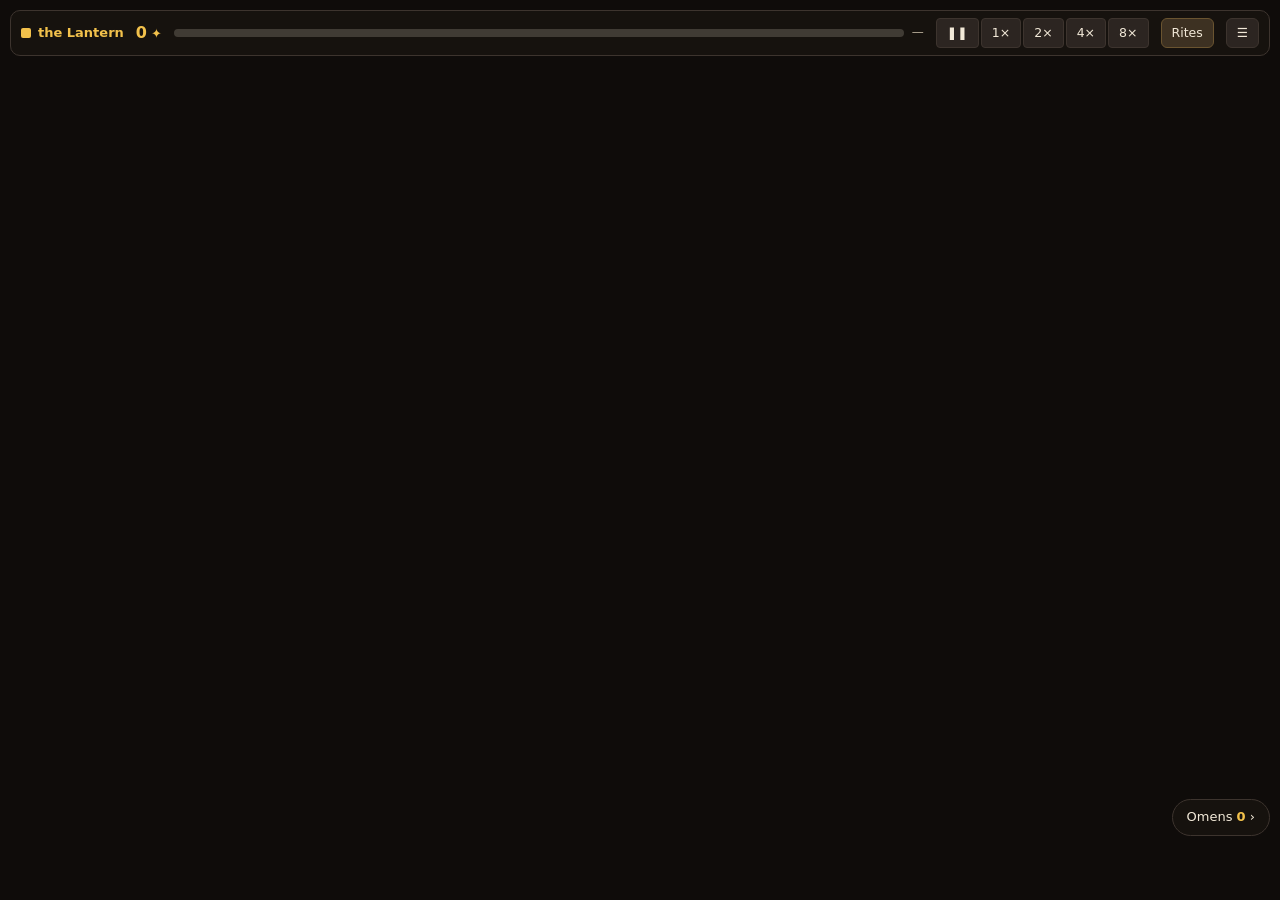
<file: index.html>
<!doctype html>
<html lang="en">
<head>
<meta charset="utf-8" />
<meta name="viewport" content="width=device-width, initial-scale=1" />
<title>Crossroads</title>
<link rel="stylesheet" href="styles.css" />
<link rel="icon" href="data:image/svg+xml,%3Csvg xmlns=%27http://www.w3.org/2000/svg%27 viewBox=%270 0 16 16%27%3E%3Ctext y=%2713%27 font-size=%2713%27%3E%F0%9F%9B%A4%3C/text%3E%3C/svg%3E" />
</head>
<body>
<div id="app">
  <div id="stage">
    <canvas id="view"></canvas>

    <div id="topbar">
      <div class="creed"><i class="swatch mine"></i><b id="creedName">the Lantern</b></div>
      <div class="purse" title="Devotion: spent on rites and prophets"><b id="devotion">0</b> <span>✦</span></div>
      <div class="shares" title="Share of all settled souls">
        <div class="bar"><i id="barMine"></i><i id="barRival"></i></div>
        <span id="shareText">—</span>
      </div>
      <div class="speedctl" id="speedctl">
        <button data-speed="0" title="Pause (space)">❚❚</button>
        <button data-speed="1">1×</button>
        <button data-speed="2">2×</button>
        <button data-speed="4">4×</button>
        <button data-speed="8">8×</button>
      </div>
      <button id="openPerks" class="primary" title="Rites (R)">Rites <span id="perkBadge" hidden>●</span></button>
      <button id="openChronicle" title="The full chronicle of the map">☰</button>
    </div>

    <button id="nextOmen" title="Fly to the next omen (Tab)">Omens <b id="omenCount">0</b> ›</button>

    <div id="townbar"></div>

    <section id="towncard" class="card" hidden>
      <button class="close" data-close="towncard">×</button>
      <h3 id="tcName">—</h3>
      <p class="tiny" id="tcSub"></p>
      <div class="bar wide"><i id="tcMine"></i><i id="tcRival"></i></div>
      <p id="tcLine"></p>
      <div class="buttons">
        <button id="tcBegin" class="primary" hidden>Begin here</button>
        <button id="tcProphet" class="primary" hidden>Send a prophet</button>
        <button id="tcFly">Look</button>
      </div>
    </section>

    <section id="overlay" class="card center" hidden>
      <h2 id="ovTitle"></h2>
      <p id="ovBody"></p>
      <div class="progress" id="ovProgress" hidden><i id="ovProgressBar"></i></div>
      <div class="buttons" id="ovButtons"></div>
    </section>

    <section id="perks" class="card modal" hidden>
      <button class="close" data-close="perks">×</button>
      <h2>Rites</h2>
      <p class="tiny">Spend devotion to shape how the word travels. <span id="perkPurse"></span></p>
      <div id="perkTree"></div>
      <p class="tiny" id="rivalPerks"></p>
    </section>

    <div id="toast" hidden></div>
  </div>

  <aside id="panel" hidden>
    <header>
      <h1>Chronicle</h1>
      <p class="sub">Travellers cross the map. Where they walk wears into roads, where roads
      meet becomes a crossroads, and towns grow on the crossroads. Your creed has to
      travel the same way: in wagons, along roads, at the pace of trade.</p>
    </header>

    <section>
      <h2>View</h2>
      <label class="row">
        <span>Zoom</span>
        <input type="range" id="zoom" min="0" max="5" step="1" />
        <output id="zoomVal">Town</output>
      </label>
      <label class="check"><input type="checkbox" id="labels" /> <span>Show who's who</span></label>
    </section>

    <section>
      <h2>Simulation</h2>
      <label class="row">
        <span>Speed</span>
        <select id="speed">
          <option value="1">1×</option>
          <option value="2">2×</option>
          <option value="4">4×</option>
          <option value="8">8×</option>
          <option value="16">16×</option>
          <option value="32">32×</option>
        </select>
      </label>
      <div class="buttons">
        <button id="pause">❚❚ Pause</button>
        <button id="newWorld">New map</button>
      </div>
    </section>

    <section>
      <h2>The map so far</h2>
      <dl class="stats">
        <dt>Elapsed</dt><dd id="statTime">0:00</dd>
        <dt>Towns</dt><dd id="statTowns">0</dd>
        <dt>Townsfolk</dt><dd id="statSettled">0</dd>
        <dt>On the road</dt><dd id="statPop">0</dd>
        <dt>Settled so far</dt><dd id="statTravelers">0</dd>
        <dt>Road tiles</dt><dd id="statRoads">0</dd>
        <dt>Trades</dt><dd id="statTrades">0</dd>
        <dt>Stores</dt><dd id="statStores">0f 0w 0s</dd>
        <dt>Fields</dt><dd id="statFields">0</dd>
        <dt>Luxuries</dt><dd id="statLuxuries">none in circulation</dd>
        <dt>FPS</dt><dd id="statFps">0</dd>
      </dl>
    </section>

    <section>
      <h2>Towns</h2>
      <ul class="legend" id="townList"><li class="quiet">None yet — the roads have to meet first.</li></ul>
    </section>

    <section id="card" hidden>
      <h2>Following</h2>
      <p class="cardline"><strong id="cardName">—</strong> <em id="cardRole"></em></p>
      <p class="cardline" id="cardItem"></p>
      <p class="tiny">Press Esc or drag the map to stop following.</p>
    </section>

    <section>
      <h2>Saving</h2>
      <div class="buttons">
        <button id="save">Save</button>
        <button id="load">Load</button>
      </div>
      <div class="buttons">
        <button id="copyCode">Copy share code</button>
        <button id="pasteCode">Paste code</button>
      </div>
      <p class="tiny">The game state is plain data kept apart from the renderer, so a save is
      just the seed plus what the simulation has changed — road wear, towns and who's currently
      walking. Autosaves every 30 seconds. A share code is the same thing as text: paste one
      into another browser and it continues from exactly there.</p>
    </section>

    <section>
      <h2>What to watch for</h2>
      <ul class="legend">
        <li><b>Nothing is placed.</b> No road, junction or town is authored — all of it is
        downstream of where the ground is cheap to cross.</li>
        <li><b>Rivers and mountains push back.</b> Wading a river or climbing a ridge is
        expensive, so traffic funnels through fords and passes.</li>
        <li><b>The map is four countries.</b> Ranges and lakes fall along the borders
        between them, so each region is a day's hard travel from its neighbours and no
        one of them can take more than a handful of the towns.</li>
        <li><b>Wear compounds.</b> Walked ground is easier to walk, so the first faint
        tracks pull in the next travellers and thicken into roads.</li>
        <li><b>Crossroads settle.</b> A caravan carrying enough people weighs up every town
        it could join against the best empty junction on the map, and sometimes stops for
        good — that is where towns come from.</li>
        <li><b>Housing decides who stays.</b> Towns build homes when they run short of beds,
        and a town with free beds is the one passing caravans choose.</li>
        <li><b>The first houses are the wagons.</b> A founding party unhitches its covered
        wagons and pitches them as tents; timber houses replace them one at a time, on the
        same ground, as the town gets round to felling enough wood.</li>
        <li><b>Buildings are made of somewhere.</b> Timber comes off the forest, stone out of
        a quarry that has to be dug first, and nothing made of masonry — the well, the market,
        the smithy — can be started until it is. A town with no rock within reach has to trade
        for its stone or stay a village of houses.</li>
        <li><b>Everybody eats.</b> Hunting and fishing are free but the land caps them, so a
        growing town has to clear fields — and clearing costs it the hands that were feeding
        people. A town that outruns its food stops growing, and one that runs out sends its
        people away to find somewhere better.</li>
        <li><b>The waste is poor, and it has the spice.</b> Sand grows nothing to cut,
        feeds no game and cannot be ploughed, so a desert town buys its dinner — and it
        is the only place on the map where spice comes from.</li>
        <li><b>Luxuries reward variety, not tonnage.</b> Spice grows in one region, the
        herbs change with latitude, and gems come out of a few scattered lodes and only
        where somebody has dug a quarry. A town holding all three is worth far more than
        one sitting on a mountain of its own, so trade runs cross regions to swap rather
        than calling next door.</li>
        <li><b>The borders go quiet.</b> Arrivals from off the map taper off; before long
        most traffic is towns sending their own surplus somewhere else.</li>
        <li><b>A ford that gets busy enough becomes a bridge.</b></li>
      </ul>
      <p class="tiny">The old art-style test, with the palette, outline and rim-light knobs
      the look was chosen with, still lives at <a href="demo/">demo/</a>.</p>
      <p class="tiny">Candidate next versions, for review: <a href="2026-10-18-exploration/">2026-10-18 —
      exploration</a> (no rival, locked speed, insight, fires and floods, aspects).</p>
    </section>
  </aside>
</div>
<script type="module" src="js/game.js"></script>
</body>
</html>
</file>
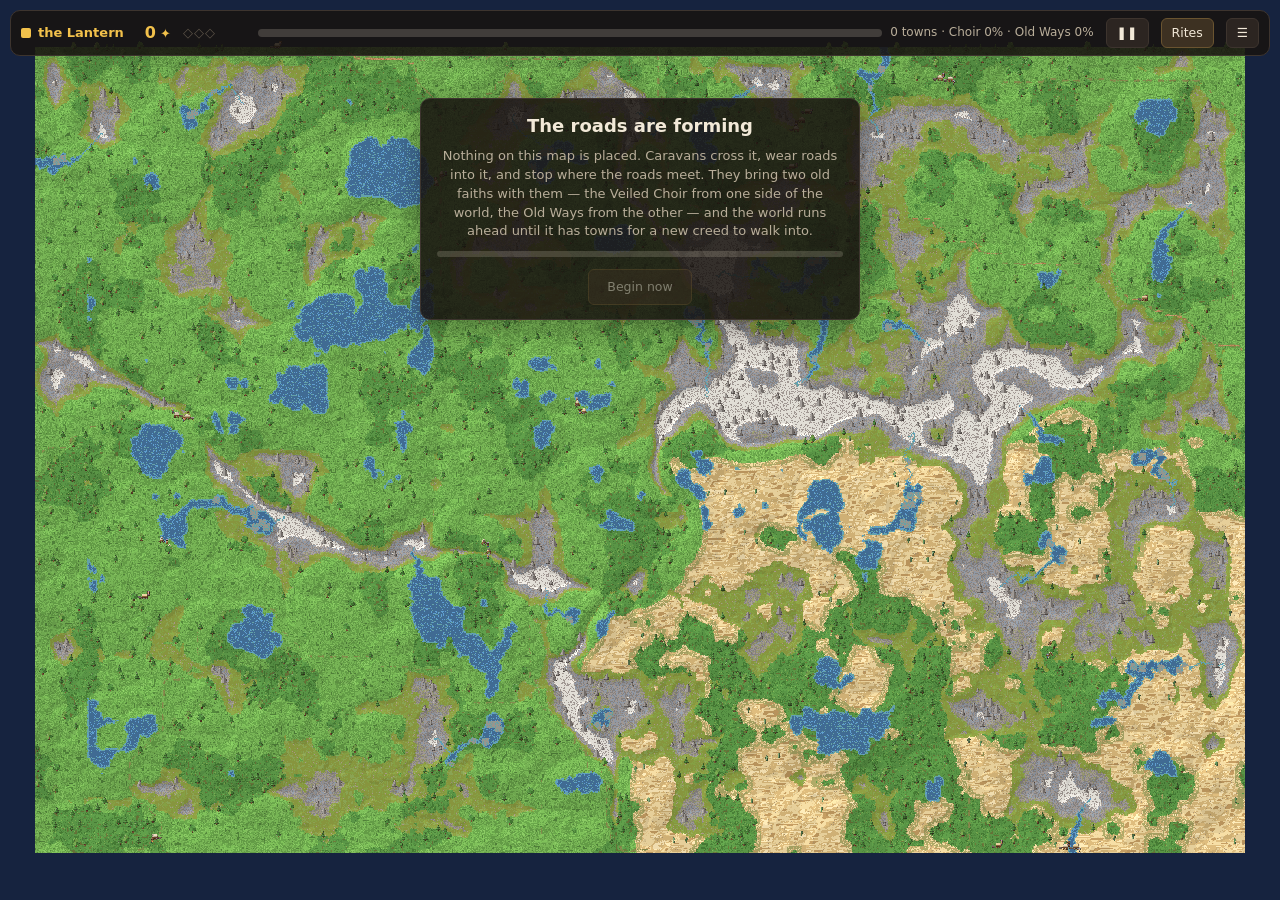
<file: 2026-10-18-exploration/index.html>
<!doctype html>
<html lang="en">
<head>
<meta charset="utf-8" />
<meta name="viewport" content="width=device-width, initial-scale=1" />
<title>Crossroads — exploration prototype</title>
<link rel="stylesheet" href="styles.css" />
<link rel="icon" href="data:image/svg+xml,%3Csvg xmlns=%27http://www.w3.org/2000/svg%27 viewBox=%270 0 16 16%27%3E%3Ctext y=%2713%27 font-size=%2713%27%3E%F0%9F%9B%A4%3C/text%3E%3C/svg%3E" />
</head>
<body>
<div id="app">
  <div id="stage">
    <canvas id="view"></canvas>

    <div id="topbar">
      <div class="creed"><i class="swatch mine"></i><b id="creedName">the Lantern</b><span id="aspectName"></span></div>
      <div class="purse" title="Devotion: spent on rites and preachers"><b id="devotion">0</b> <span>✦</span></div>
      <div class="insight" title="Insight: reading an omen yourself costs one. Omens you let pass are read by your faithful, for less.">
        <span id="insightPips"></span><small id="insightEta"></small>
      </div>
      <div class="shares" title="Share of all settled souls: the Lantern, the Veiled Choir, the Old Ways">
        <div class="bar" id="shareBar"></div>
        <span id="shareText">—</span>
      </div>
      <button id="pauseBtn" title="Pause (space)">❚❚</button>
      <button id="openPerks" class="primary" title="Rites (R)">Rites <span id="perkBadge" hidden>●</span></button>
      <button id="openChronicle" title="The full chronicle of the map">☰</button>
    </div>

    <button id="nextOmen" title="Fly to the next omen (Tab)">Omens <b id="omenCount">0</b> ›</button>

    <ol id="feed" aria-label="Recent events"></ol>

    <div id="townbar"></div>

    <section id="towncard" class="card" hidden>
      <button class="close" data-close="towncard">×</button>
      <h3 id="tcName">—</h3>
      <p class="tiny" id="tcSub"></p>
      <div class="bar wide" id="tcBar"></div>
      <p id="tcLine"></p>
      <div class="buttons">
        <button id="tcBegin" class="primary" hidden>Begin here</button>
        <button id="tcProphet" class="primary" hidden>Send a preacher</button>
        <button id="tcFly">Look</button>
      </div>
    </section>

    <section id="overlay" class="card center" hidden>
      <h2 id="ovTitle"></h2>
      <p id="ovBody"></p>
      <div class="progress" id="ovProgress" hidden><i id="ovProgressBar"></i></div>
      <div class="buttons" id="ovButtons"></div>
    </section>

    <section id="perks" class="card modal" hidden>
      <button class="close" data-close="perks">×</button>
      <h2>Rites</h2>
      <p class="tiny" id="aspectLine"></p>
      <p class="tiny">Three are revealed at a time; buying one reveals the next. Some come in
      pairs, and taking one closes the other for good. <span id="perkPurse"></span></p>
      <div id="perkTree"></div>
      <p class="tiny" id="ownedPerks"></p>
      <h2 class="chron">Chronicle</h2>
      <p class="tiny">Nothing here can be lost. Each first written refills your insight.</p>
      <ul id="marks"></ul>
    </section>

    <div id="toast" hidden></div>
  </div>

  <aside id="panel" hidden>
    <header>
      <h1>Chronicle</h1>
      <p class="sub"><b>Exploration prototype, 2026-10-18.</b> The main build is at
      <a href="../">../</a>. What changed is written up in <a href="README.md">README.md</a>.</p>
      <p class="sub">Travellers cross the map. Where they walk wears into roads, where roads
      meet becomes a crossroads, and towns grow on the crossroads. Your creed has to
      travel the same way: in wagons, along roads, at the pace of trade.</p>
    </header>

    <section>
      <h2>View</h2>
      <label class="row">
        <span>Zoom</span>
        <input type="range" id="zoom" min="0" max="5" step="1" />
        <output id="zoomVal">Town</output>
      </label>
      <label class="check"><input type="checkbox" id="labels" /> <span>Show who's who</span></label>
    </section>

    <section>
      <h2>Simulation</h2>
      <div class="buttons">
        <button id="pause">❚❚ Pause</button>
        <button id="newWorld">New map</button>
      </div>
    </section>

    <section>
      <h2>The map so far</h2>
      <dl class="stats">
        <dt>Elapsed</dt><dd id="statTime">0:00</dd>
        <dt>Towns</dt><dd id="statTowns">0</dd>
        <dt>Townsfolk</dt><dd id="statSettled">0</dd>
        <dt>On the road</dt><dd id="statPop">0</dd>
        <dt>Settled so far</dt><dd id="statTravelers">0</dd>
        <dt>Road tiles</dt><dd id="statRoads">0</dd>
        <dt>Trades</dt><dd id="statTrades">0</dd>
        <dt>Stores</dt><dd id="statStores">0f 0w 0s</dd>
        <dt>Fields</dt><dd id="statFields">0</dd>
        <dt>Luxuries</dt><dd id="statLuxuries">none in circulation</dd>
        <dt>FPS</dt><dd id="statFps">0</dd>
      </dl>
    </section>

    <section>
      <h2>Towns</h2>
      <ul class="legend" id="townList"><li class="quiet">None yet — the roads have to meet first.</li></ul>
    </section>

    <section id="card" hidden>
      <h2>Following</h2>
      <p class="cardline"><strong id="cardName">—</strong> <em id="cardRole"></em></p>
      <p class="cardline" id="cardItem"></p>
      <p class="tiny">Press Esc or drag the map to stop following.</p>
    </section>

    <section>
      <h2>Saving</h2>
      <div class="buttons">
        <button id="save">Save</button>
        <button id="load">Load</button>
      </div>
      <div class="buttons">
        <button id="copyCode">Copy share code</button>
        <button id="pasteCode">Paste code</button>
      </div>
      <p class="tiny">The game state is plain data kept apart from the renderer, so a save is
      just the seed plus what the simulation has changed — road wear, towns and who's currently
      walking. Autosaves every 30 seconds. A share code is the same thing as text: paste one
      into another browser and it continues from exactly there.</p>
    </section>

    <section>
      <h2>What to watch for</h2>
      <ul class="legend">
        <li><b>Nothing is placed.</b> No road, junction or town is authored — all of it is
        downstream of where the ground is cheap to cross.</li>
        <li><b>Rivers and mountains push back.</b> Wading a river or climbing a ridge is
        expensive, so traffic funnels through fords and passes.</li>
        <li><b>The map is four countries.</b> Ranges and lakes fall along the borders
        between them, so each region is a day's hard travel from its neighbours and no
        one of them can take more than a handful of the towns.</li>
        <li><b>Wear compounds.</b> Walked ground is easier to walk, so the first faint
        tracks pull in the next travellers and thicken into roads.</li>
        <li><b>Crossroads settle.</b> A caravan carrying enough people weighs up every town
        it could join against the best empty junction on the map, and sometimes stops for
        good — that is where towns come from.</li>
        <li><b>Housing decides who stays.</b> Towns build homes when they run short of beds,
        and a town with free beds is the one passing caravans choose.</li>
        <li><b>The first houses are the wagons.</b> A founding party unhitches its covered
        wagons and pitches them as tents; timber houses replace them one at a time, on the
        same ground, as the town gets round to felling enough wood.</li>
        <li><b>Buildings are made of somewhere.</b> Timber comes off the forest, stone out of
        a quarry that has to be dug first, and nothing made of masonry — the well, the market,
        the smithy — can be started until it is. A town with no rock within reach has to trade
        for its stone or stay a village of houses.</li>
        <li><b>Everybody eats.</b> Hunting and fishing are free but the land caps them, so a
        growing town has to clear fields — and clearing costs it the hands that were feeding
        people. A town that outruns its food stops growing, and one that runs out sends its
        people away to find somewhere better.</li>
        <li><b>The waste is poor, and it has the spice.</b> Sand grows nothing to cut,
        feeds no game and cannot be ploughed, so a desert town buys its dinner — and it
        is the only place on the map where spice comes from.</li>
        <li><b>Luxuries reward variety, not tonnage.</b> Spice grows in one region, the
        herbs change with latitude, and gems come out of a few scattered lodes and only
        where somebody has dug a quarry. A town holding all three is worth far more than
        one sitting on a mountain of its own, so trade runs cross regions to swap rather
        than calling next door.</li>
        <li><b>The borders go quiet.</b> Arrivals from off the map taper off; before long
        most traffic is towns sending their own surplus somewhere else.</li>
        <li><b>A ford that gets busy enough becomes a bridge.</b></li>
        <li><b>The map keeps its scars.</b> Lightning burns forest down to open ground, and a
        flood drowns the low fields by a river and sometimes leaves a new ford. Roads re-route
        around both.</li>
        <li><b>Nobody arrives believing nothing.</b> Settlers from one side of the world keep the
        Veiled Choir, from the other the Old Ways, and the towns between them end up mixed.</li>
      </ul>
      <p class="tiny">The old art-style test, with the palette, outline and rim-light knobs
      the look was chosen with, still lives at <a href="../demo/">demo/</a>.</p>
    </section>
  </aside>
</div>
<script type="module" src="js/game.js"></script>
</body>
</html>
</file>
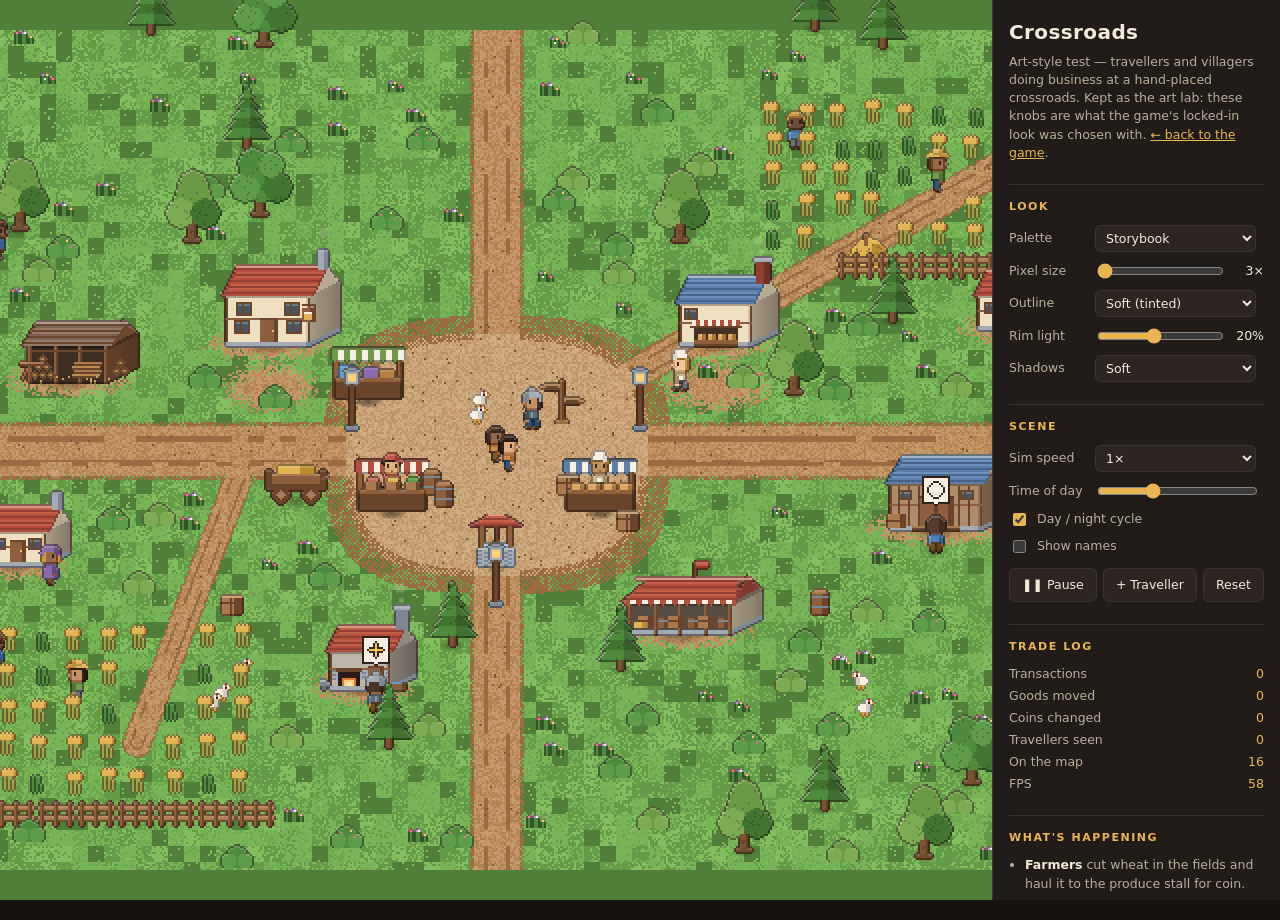
<file: demo/index.html>
<!doctype html>
<html lang="en">
<head>
<meta charset="utf-8" />
<meta name="viewport" content="width=device-width, initial-scale=1" />
<title>Crossroads — art style test (archive)</title>
<link rel="stylesheet" href="../styles.css" />
<link rel="icon" href="data:image/svg+xml,%3Csvg xmlns=%27http://www.w3.org/2000/svg%27 viewBox=%270 0 16 16%27%3E%3Ctext y=%2713%27 font-size=%2713%27%3E%F0%9F%9B%A4%3C/text%3E%3C/svg%3E" />
</head>
<body>
<div id="app">
  <div id="stage">
    <canvas id="view"></canvas>
    <div id="hint">drag to pan · scroll to zoom · click a villager to follow · space to pause</div>
  </div>

  <aside id="panel">
    <header>
      <h1>Crossroads</h1>
      <p class="sub">Art-style test — travellers and villagers doing business at a hand-placed
      crossroads. Kept as the art lab: these knobs are what the game's locked-in look was
      chosen with. <a href="../">← back to the game</a>.</p>
    </header>

    <section>
      <h2>Look</h2>
      <label class="row">
        <span>Palette</span>
        <select id="palette"></select>
      </label>
      <label class="row">
        <span>Pixel size</span>
        <input type="range" id="scale" min="2" max="6" step="1" />
        <output id="scaleVal">3×</output>
      </label>
      <label class="row">
        <span>Outline</span>
        <select id="outline">
          <option value="selout">Soft (tinted)</option>
          <option value="hard">Hard (inked)</option>
          <option value="off">None</option>
        </select>
      </label>
      <label class="row">
        <span>Rim light</span>
        <input type="range" id="rim" min="0" max="45" step="1" />
        <output id="rimVal">20%</output>
      </label>
      <label class="row">
        <span>Shadows</span>
        <select id="shadow">
          <option value="soft">Soft</option>
          <option value="hard">Hard</option>
          <option value="off">None</option>
        </select>
      </label>
    </section>

    <section>
      <h2>Scene</h2>
      <label class="row">
        <span>Sim speed</span>
        <select id="speed">
          <option value="0.5">0.5×</option>
          <option value="1">1×</option>
          <option value="2">2×</option>
          <option value="4">4×</option>
        </select>
      </label>
      <label class="row">
        <span>Time of day</span>
        <input type="range" id="time" min="0" max="100" step="1" />
      </label>
      <label class="check"><input type="checkbox" id="cycle" /> <span>Day / night cycle</span></label>
      <label class="check"><input type="checkbox" id="labels" /> <span>Show names</span></label>
      <div class="buttons">
        <button id="pause">❚❚ Pause</button>
        <button id="traveler">+ Traveller</button>
        <button id="reset">Reset</button>
      </div>
    </section>

    <section>
      <h2>Trade log</h2>
      <dl class="stats">
        <dt>Transactions</dt><dd id="statTrades">0</dd>
        <dt>Goods moved</dt><dd id="statGoods">0</dd>
        <dt>Coins changed</dt><dd id="statCoins">0</dd>
        <dt>Travellers seen</dt><dd id="statTravelers">0</dd>
        <dt>On the map</dt><dd id="statPop">0</dd>
        <dt>FPS</dt><dd id="statFps">0</dd>
      </dl>
    </section>

    <section id="card" hidden>
      <h2>Following</h2>
      <p class="cardline"><strong id="cardName">—</strong> <em id="cardRole"></em></p>
      <p class="cardline" id="cardItem"></p>
      <p class="tiny">Press Esc or drag the map to stop following.</p>
    </section>

    <section>
      <h2>What's happening</h2>
      <ul class="legend">
        <li><b>Farmers</b> cut wheat in the fields and haul it to the produce stall for coin.</li>
        <li><b>The baker</b> buys grain at the stall, bakes at the shop (watch the chimney), then sells bread.</li>
        <li><b>Villagers</b> fetch water from the well and shop for bread.</li>
        <li><b>Travellers</b> arrive on the roads, trade in the square, rest at the inn, and leave by another road.</li>
      </ul>
      <p class="tiny">Every sprite is generated in code as pixel art at runtime — no image files. The
      look controls above re-bake the whole town, which makes this a fast way to judge a style.</p>
    </section>
  </aside>
</div>
<script type="module" src="js/demo.js"></script>
</body>
</html>
</file>
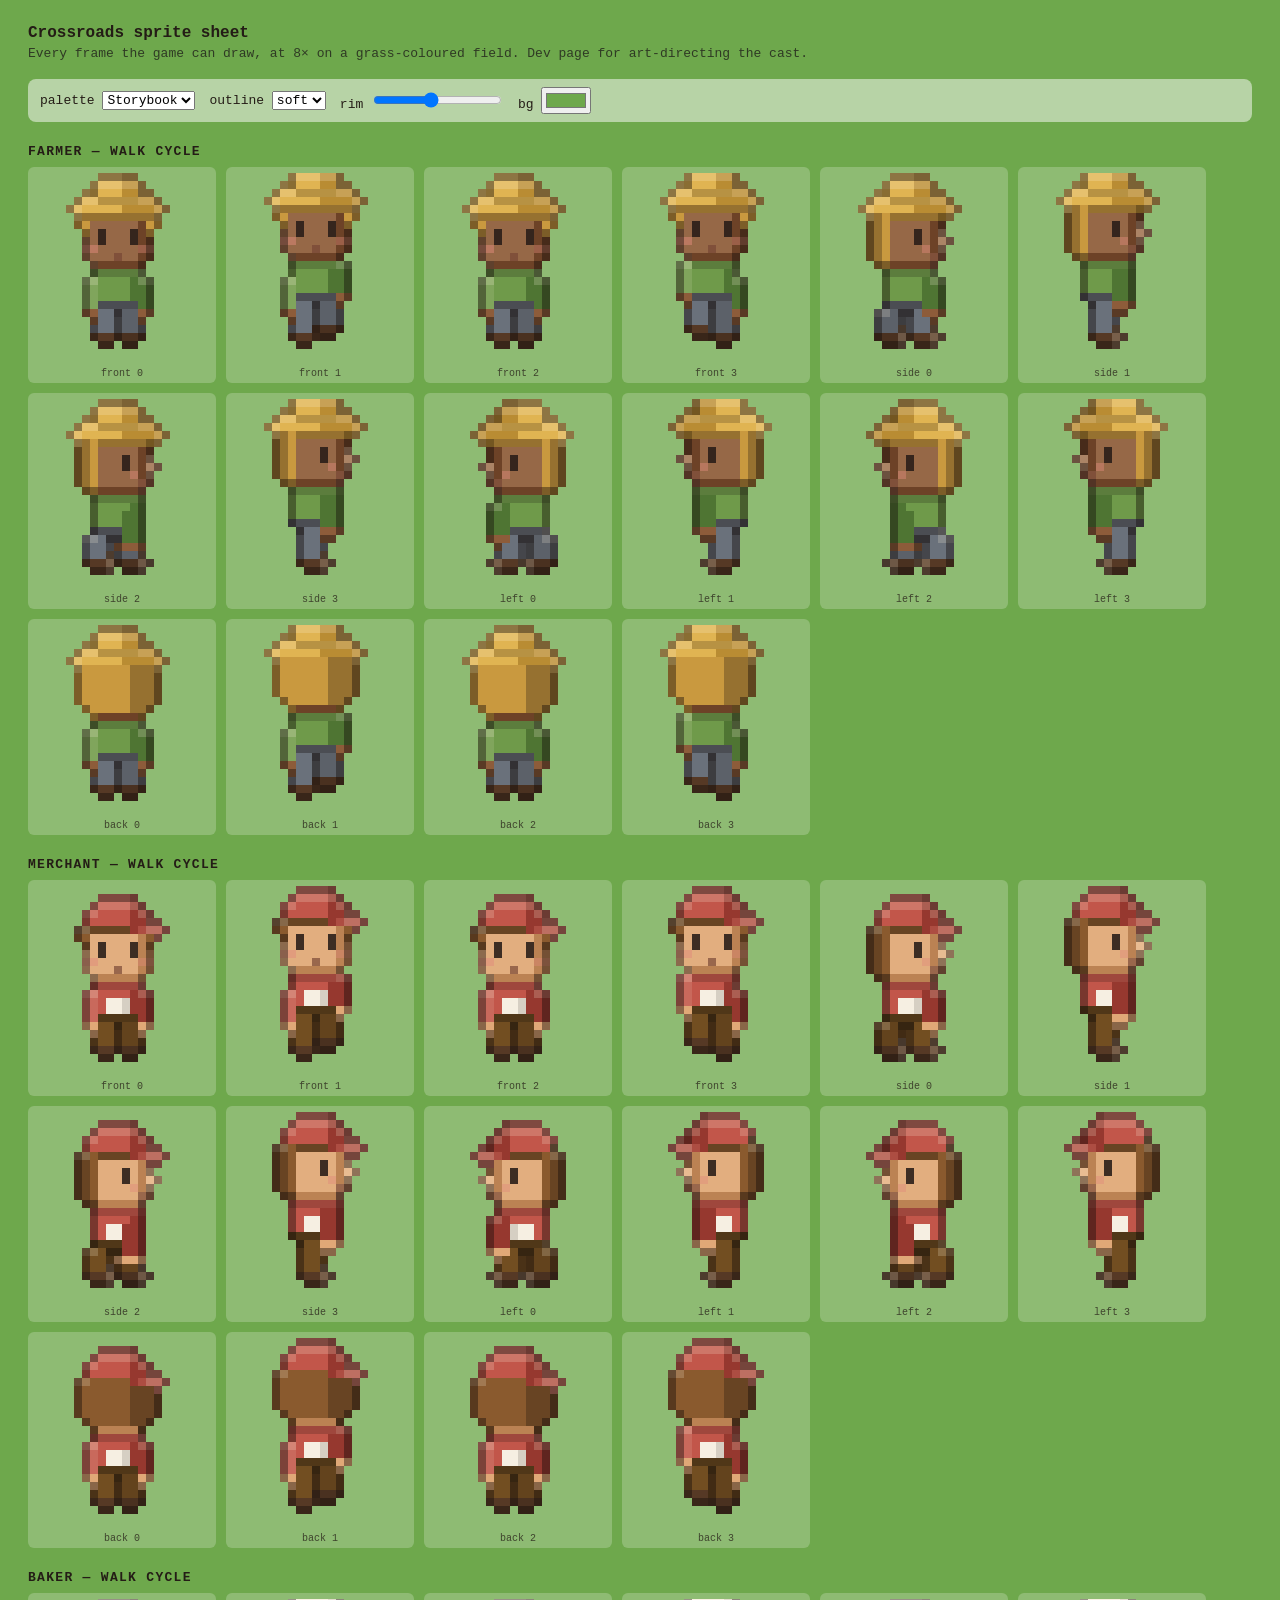
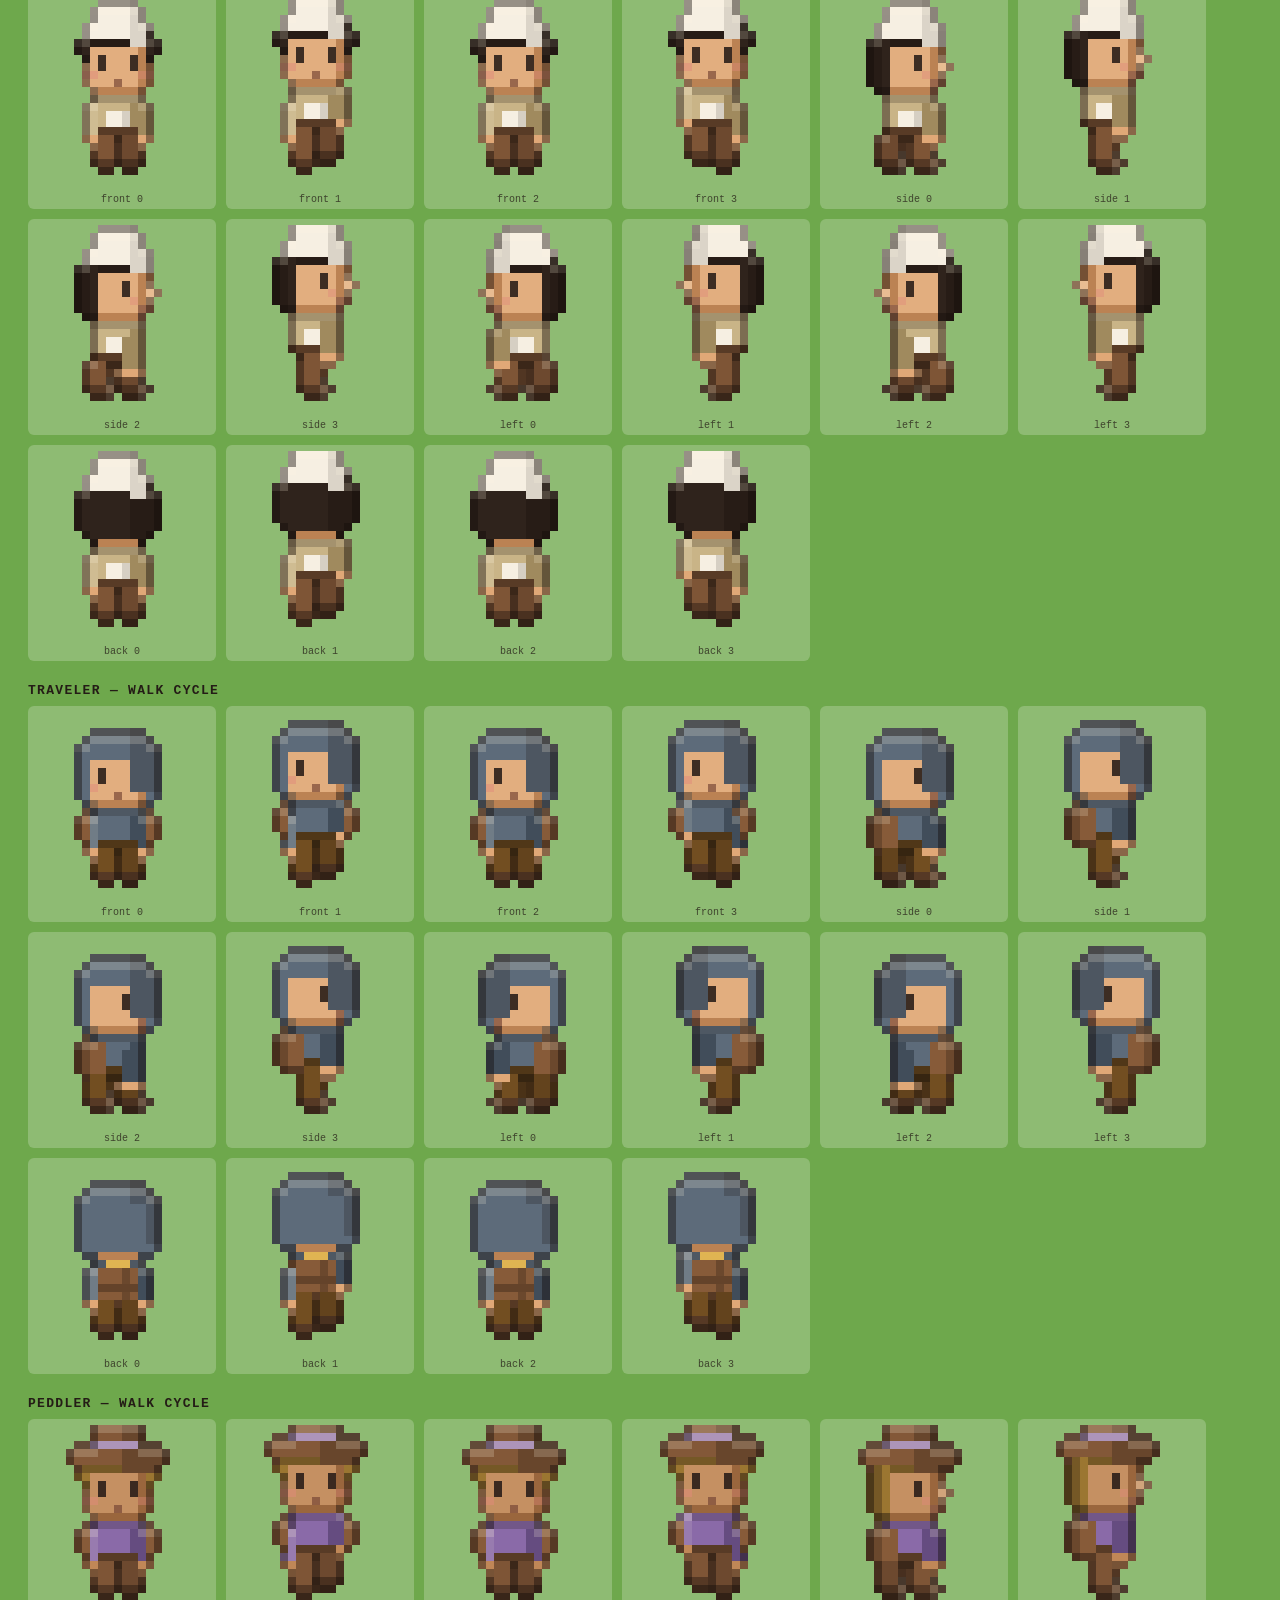
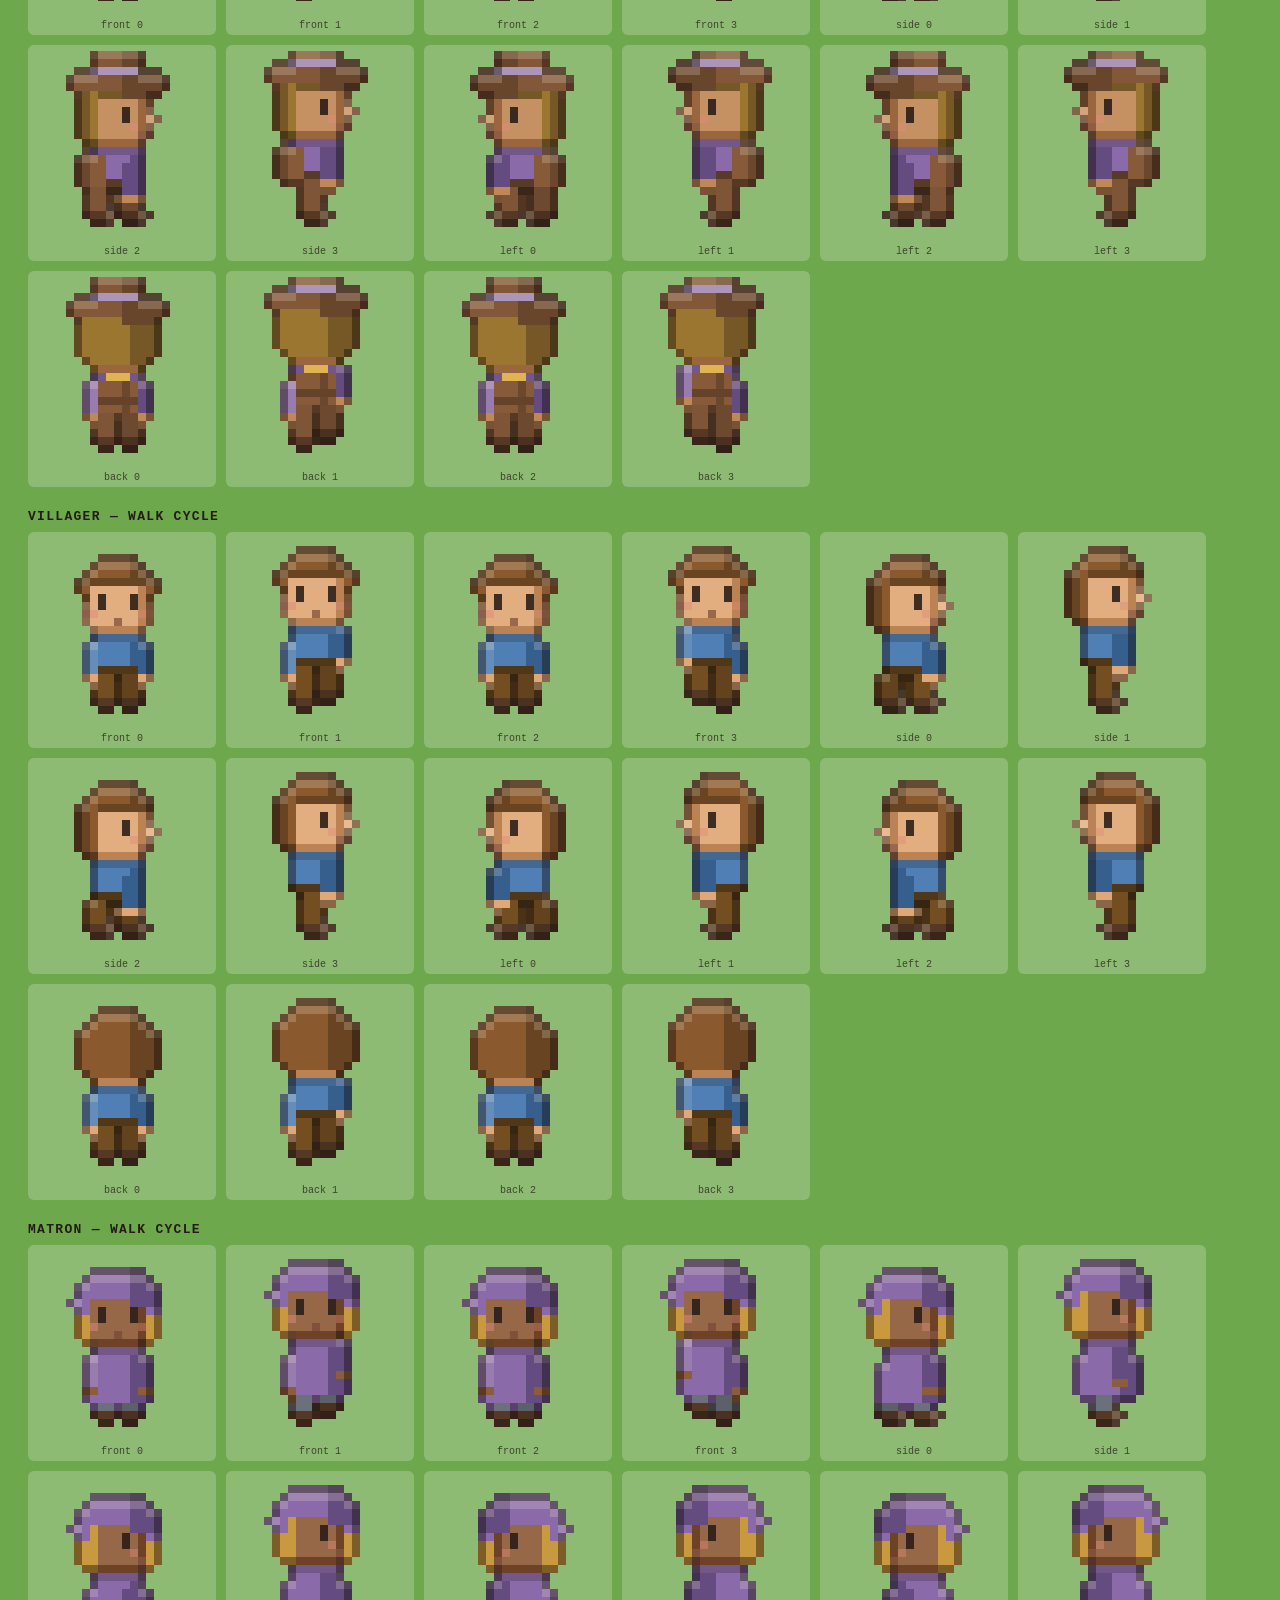
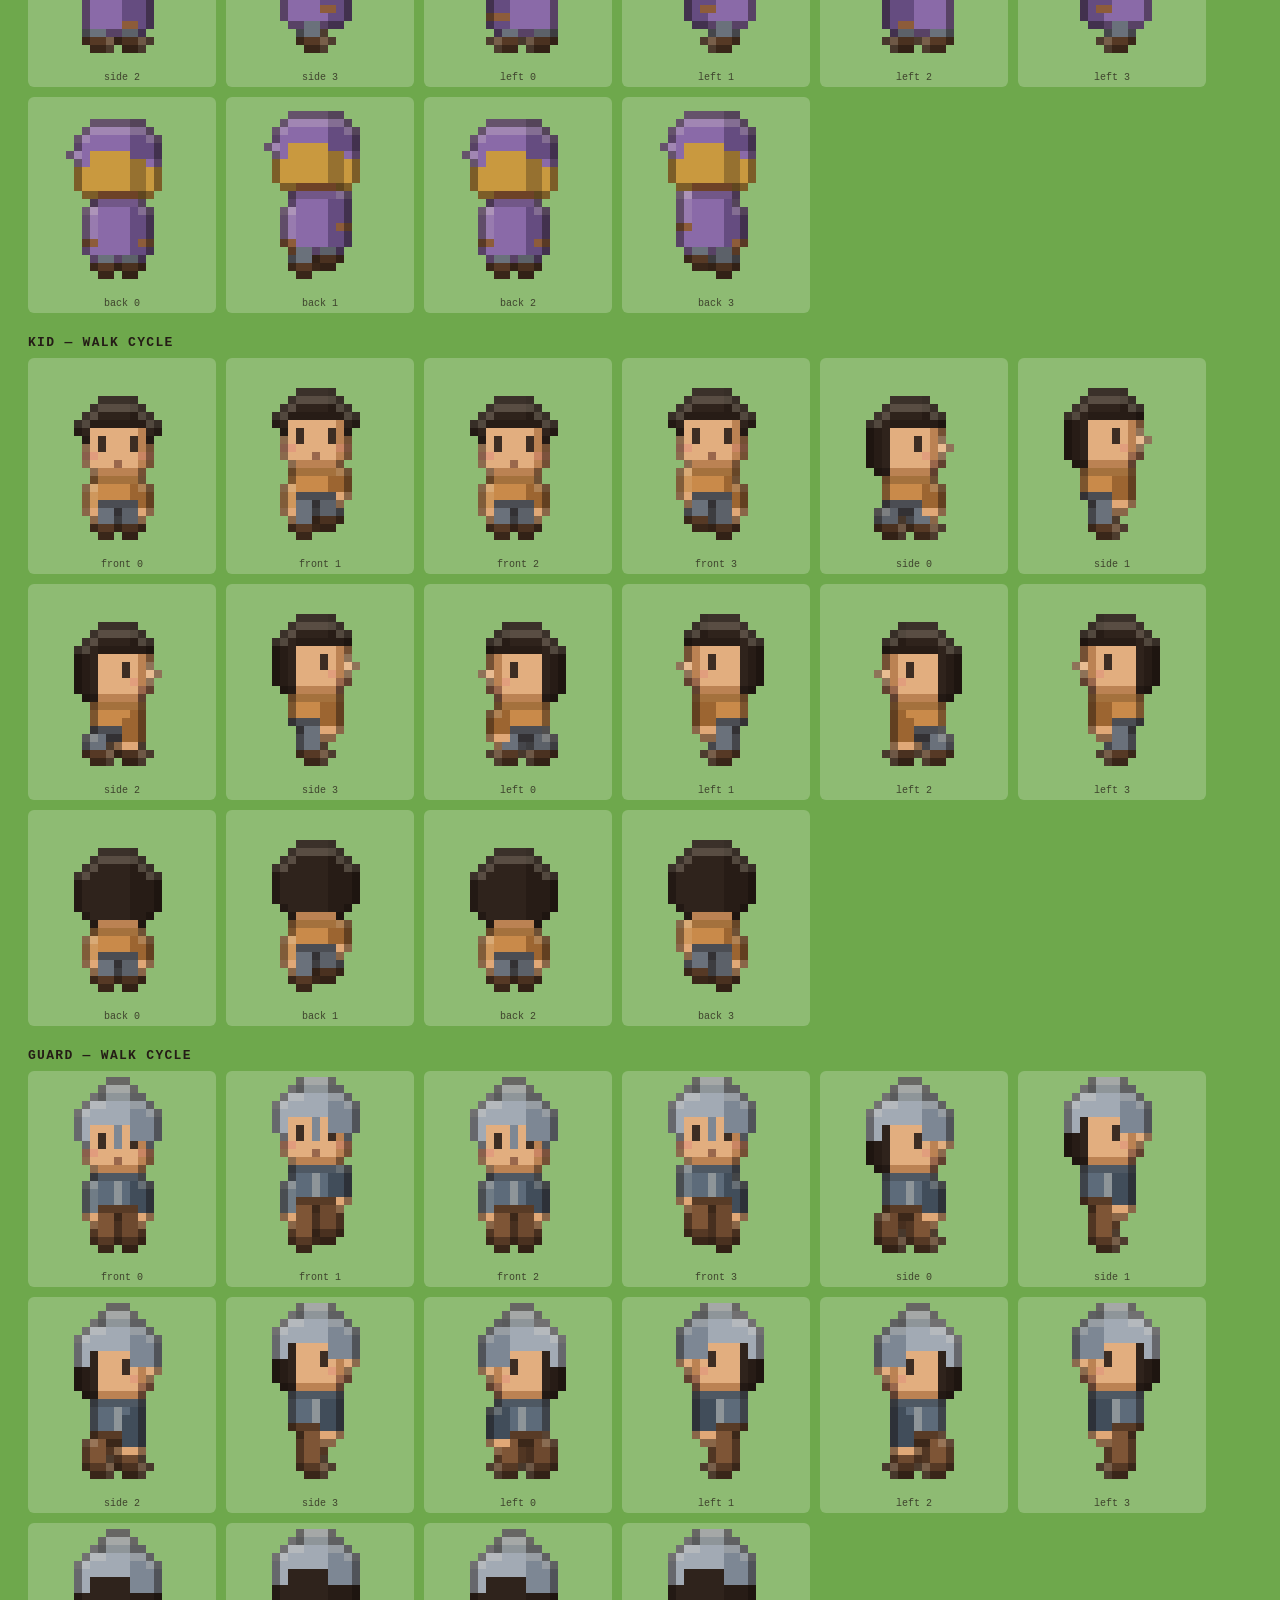
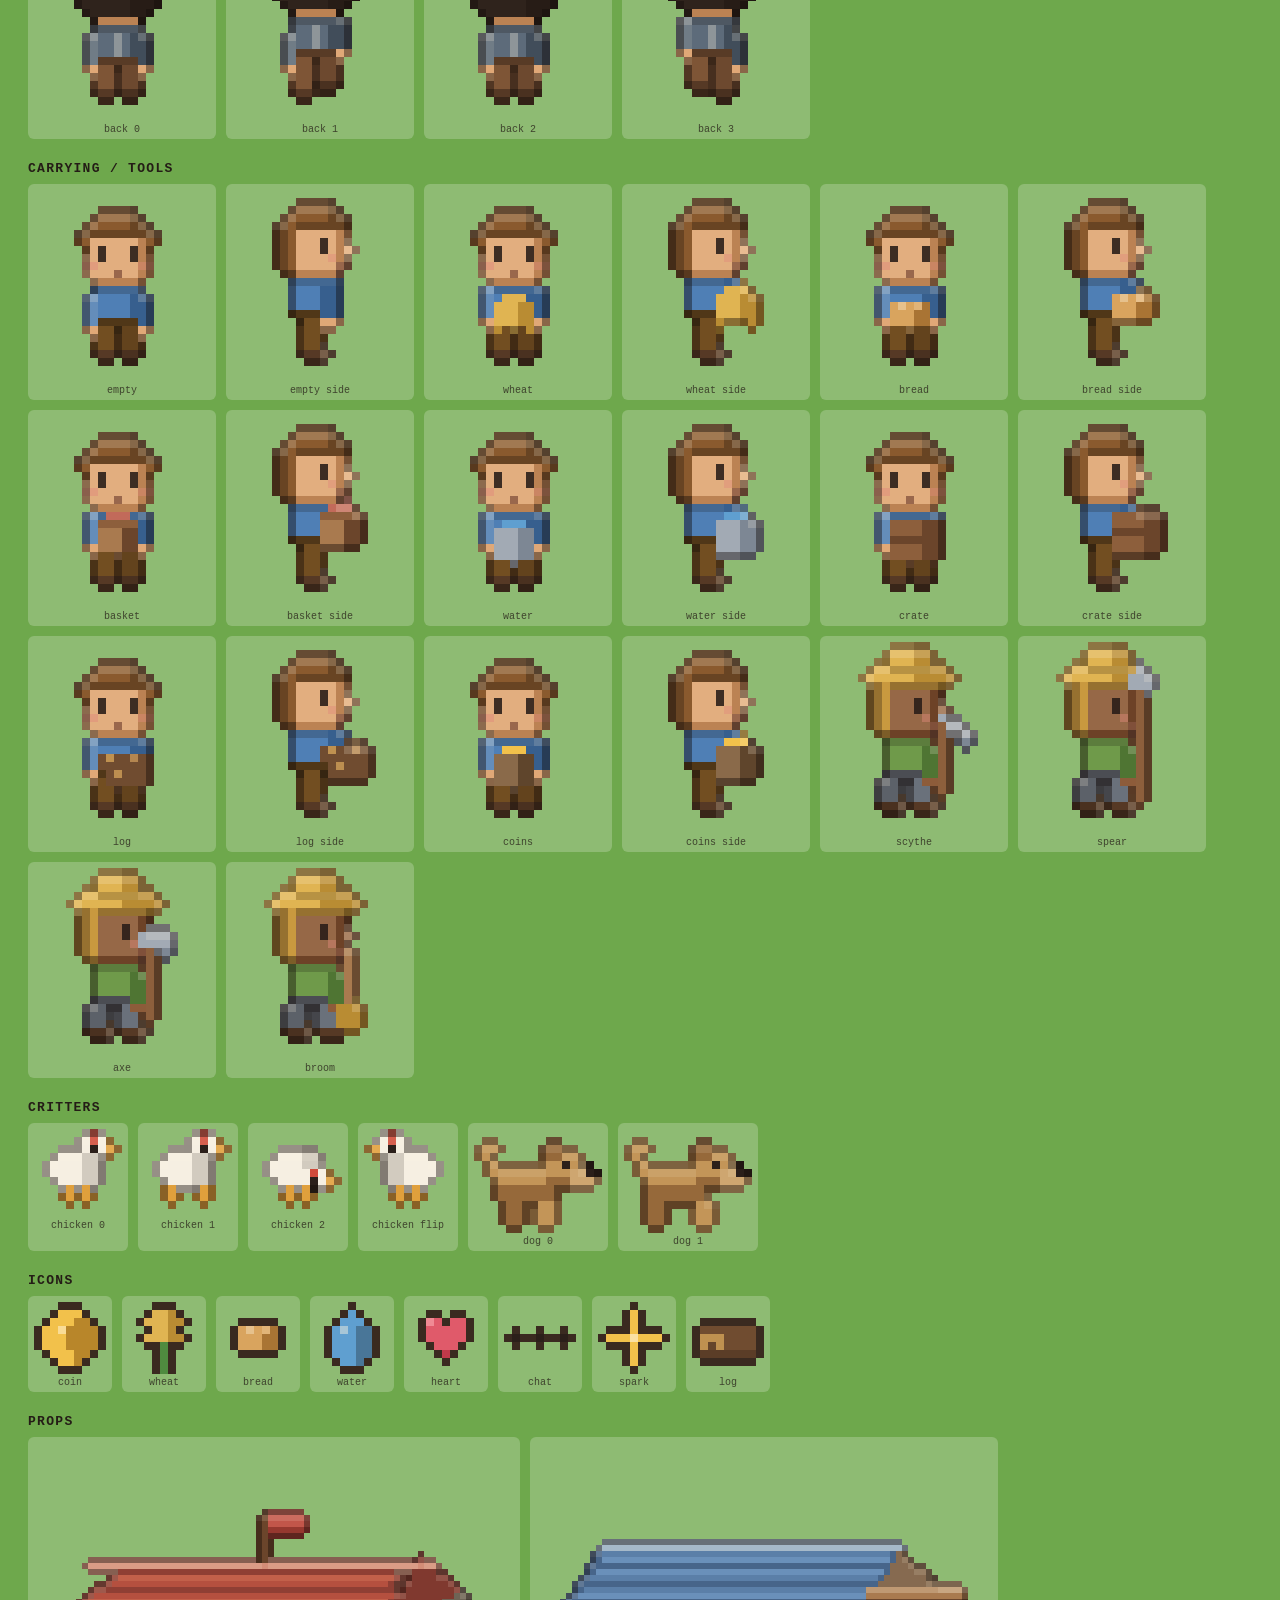
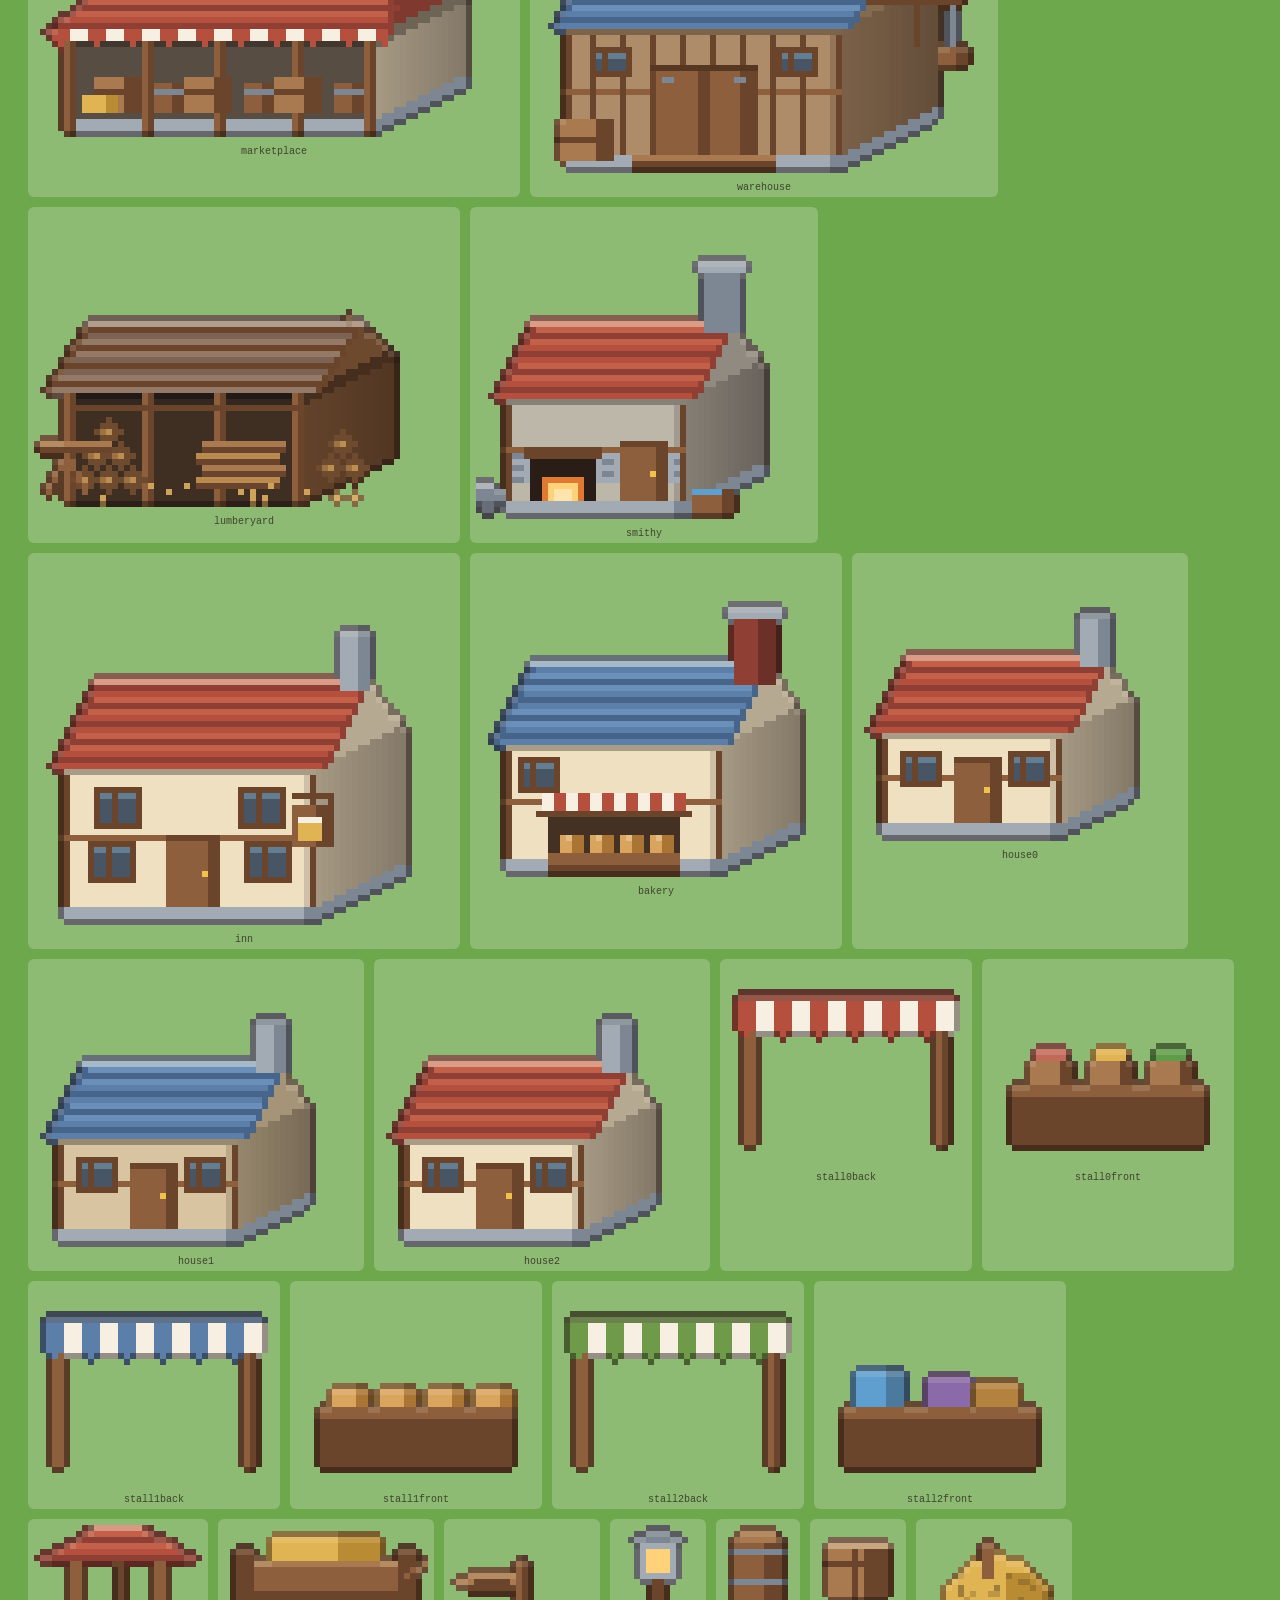
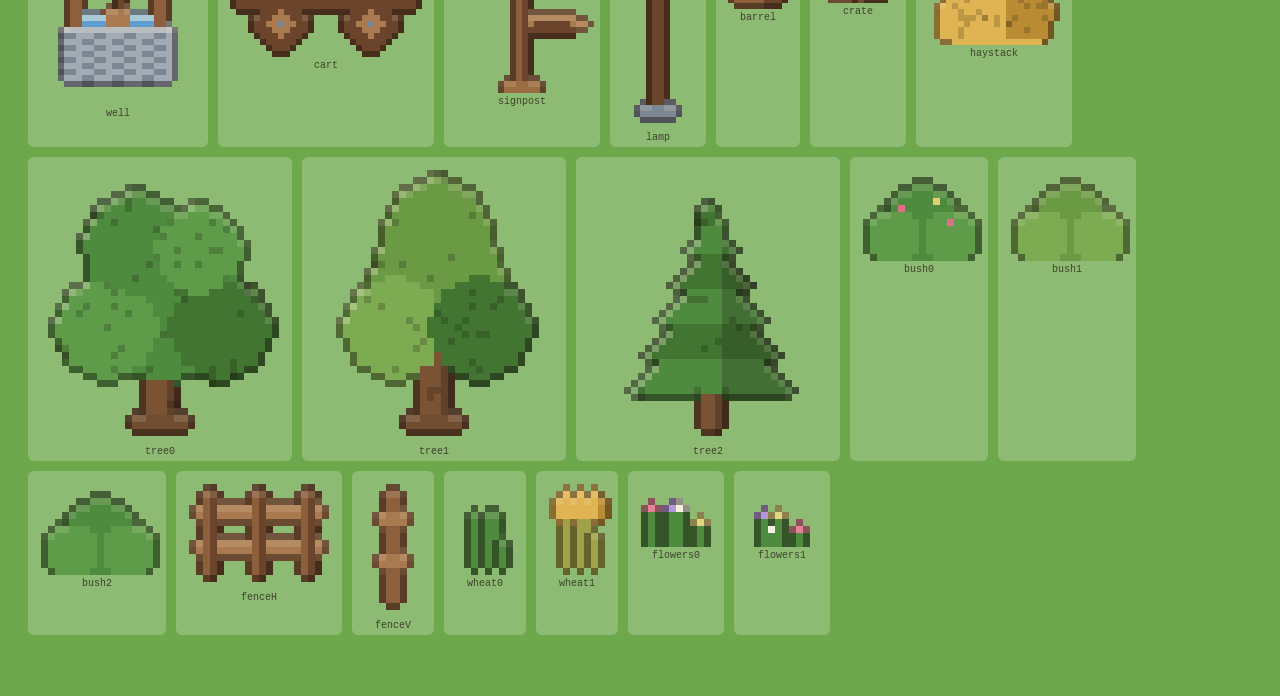
<file: sprites.html>
<!doctype html>
<html lang="en">
<head>
<meta charset="utf-8" />
<title>Crossroads — sprite sheet</title>
<link rel="icon" href="data:image/svg+xml,%3Csvg xmlns=%27http://www.w3.org/2000/svg%27 viewBox=%270 0 16 16%27%3E%3Ctext y=%2713%27 font-size=%2713%27%3E%F0%9F%9B%A4%3C/text%3E%3C/svg%3E" />
<style>
  body {
    margin: 0; padding: 24px 28px 60px;
    background: #6ea84c;
    color: #241c16;
    font: 13px ui-monospace, monospace;
  }
  h1 { margin: 0 0 4px; font-size: 16px; }
  p.note { margin: 0 0 18px; color: #2f3a24; }
  .bar { display: flex; gap: 14px; align-items: center; margin-bottom: 20px; flex-wrap: wrap;
         background: rgba(255,255,255,.5); padding: 8px 12px; border-radius: 8px; }
  h2 { margin: 22px 0 8px; font-size: 13px; letter-spacing: .1em; text-transform: uppercase; }
  .grid { display: flex; flex-wrap: wrap; gap: 10px; }
  .cell { background: rgba(255,255,255,.22); border-radius: 6px; padding: 6px 6px 3px; text-align: center; }
  .cell canvas { display: block; image-rendering: pixelated; }
  .cell span { font-size: 10px; opacity: .75; }
  select, input { font: inherit; }
</style>
</head>
<body>
<h1>Crossroads sprite sheet</h1>
<p class="note">Every frame the game can draw, at 8&times; on a grass-coloured field. Dev page for art-directing the cast.</p>
<div class="bar">
  <label>palette <select id="pal"></select></label>
  <label>outline <select id="out">
    <option value="selout">soft</option><option value="hard">hard</option><option value="off">none</option>
  </select></label>
  <label>rim <input type="range" id="rim" min="0" max="45" value="20" /></label>
  <label>bg <input type="color" id="bg" value="#6ea84c" /></label>
</div>
<div id="root"></div>
<script type="module">
import { STYLE, PALETTES, pal } from './js/palette.js';
import { villagerFrame, chickenFrame, dogFrame, iconSprite, clearSpriteCache, ROLES } from './js/sprites.js';
import { prop, clearPropCache } from './js/props.js';

const root = document.getElementById('root');
const VIEWS = ['front', 'side', 'left', 'back'];
const ITEMS = [null, 'wheat', 'bread', 'basket', 'water', 'crate', 'log', 'coins'];
const PROPS = ['marketplace', 'warehouse', 'lumberyard', 'smithy',
  'inn', 'bakery', 'house0', 'house1', 'house2', 'stall0back', 'stall0front',
  'stall1back', 'stall1front', 'stall2back', 'stall2front', 'well', 'cart', 'signpost', 'lamp',
  'barrel', 'crate', 'haystack', 'tree0', 'tree1', 'tree2', 'bush0', 'bush1', 'bush2', 'fenceH', 'fenceV',
  'wheat0', 'wheat1', 'flowers0', 'flowers1'];
const ICONS = ['coin', 'wheat', 'bread', 'water', 'heart', 'chat', 'spark', 'log'];

function section(title) {
  const h = document.createElement('h2');
  h.textContent = title;
  const d = document.createElement('div');
  d.className = 'grid';
  root.append(h, d);
  return d;
}

function cell(parent, canvas, caption) {
  const c = document.createElement('div');
  c.className = 'cell';
  const holder = document.createElement('canvas');
  holder.width = canvas.width;
  holder.height = canvas.height;
  holder.getContext('2d').drawImage(canvas, 0, 0);
  const s = document.createElement('span');
  s.textContent = caption;
  c.append(holder, s);
  parent.append(c);
}

function build() {
  root.textContent = '';
  STYLE.scale = 8;
  clearSpriteCache();
  clearPropCache();

  for (const role of Object.keys(ROLES)) {
    const g = section(`${role} — walk cycle`);
    for (const view of VIEWS) {
      for (let f = 0; f < 4; f++) {
        const look = { ...lookFor(role) };
        cell(g, villagerFrame(look, view, f).canvas, `${view} ${f}`);
      }
    }
  }

  const carry = section('carrying / tools');
  for (const item of ITEMS) {
    const look = lookFor('villager');
    cell(carry, villagerFrame(look, 'front', 0, item).canvas, item || 'empty');
    cell(carry, villagerFrame(look, 'side', 1, item).canvas, `${item || 'empty'} side`);
  }
  for (const tool of ['scythe', 'spear', 'axe', 'broom']) {
    cell(carry, villagerFrame(lookFor('farmer'), 'side', 0, null, tool).canvas, tool);
  }

  const crit = section('critters');
  for (let f = 0; f < 3; f++) cell(crit, chickenFrame(f, false).canvas, `chicken ${f}`);
  cell(crit, chickenFrame(0, true).canvas, 'chicken flip');
  for (let f = 0; f < 2; f++) cell(crit, dogFrame(f, false).canvas, `dog ${f}`);

  const ic = section('icons');
  for (const n of ICONS) cell(ic, iconSprite(n, 8).canvas, n);

  const pr = section('props');
  for (const n of PROPS) {
    try { cell(pr, prop(n).canvas, n); } catch (e) { /* prop may not exist yet */ }
  }
}

const looks = new Map();
function lookFor(role) {
  const key = `${role}|${STYLE.palette}`;
  if (!looks.has(key)) {
    const { roleLook } = window.__sprites;
    const l = roleLook(role, role.length * 7 + 3);
    l.key = key;
    looks.set(key, l);
  }
  return looks.get(key);
}

import * as spritesMod from './js/sprites.js';
window.__sprites = spritesMod;

const palSel = document.getElementById('pal');
for (const [k, v] of Object.entries(PALETTES)) {
  const o = document.createElement('option');
  o.value = k; o.textContent = v.name;
  palSel.append(o);
}
palSel.value = STYLE.palette;
palSel.onchange = () => { STYLE.palette = palSel.value; looks.clear(); build(); };
const out = document.getElementById('out');
out.value = STYLE.outline;
out.onchange = () => { STYLE.outline = out.value; build(); };
const rim = document.getElementById('rim');
rim.oninput = () => { STYLE.rim = +rim.value / 100; build(); };
const bg = document.getElementById('bg');
bg.oninput = () => { document.body.style.background = bg.value; };
document.body.style.background = pal().grass[0];
bg.value = pal().grass[0];

build();
</script>
</body>
</html>
</file>
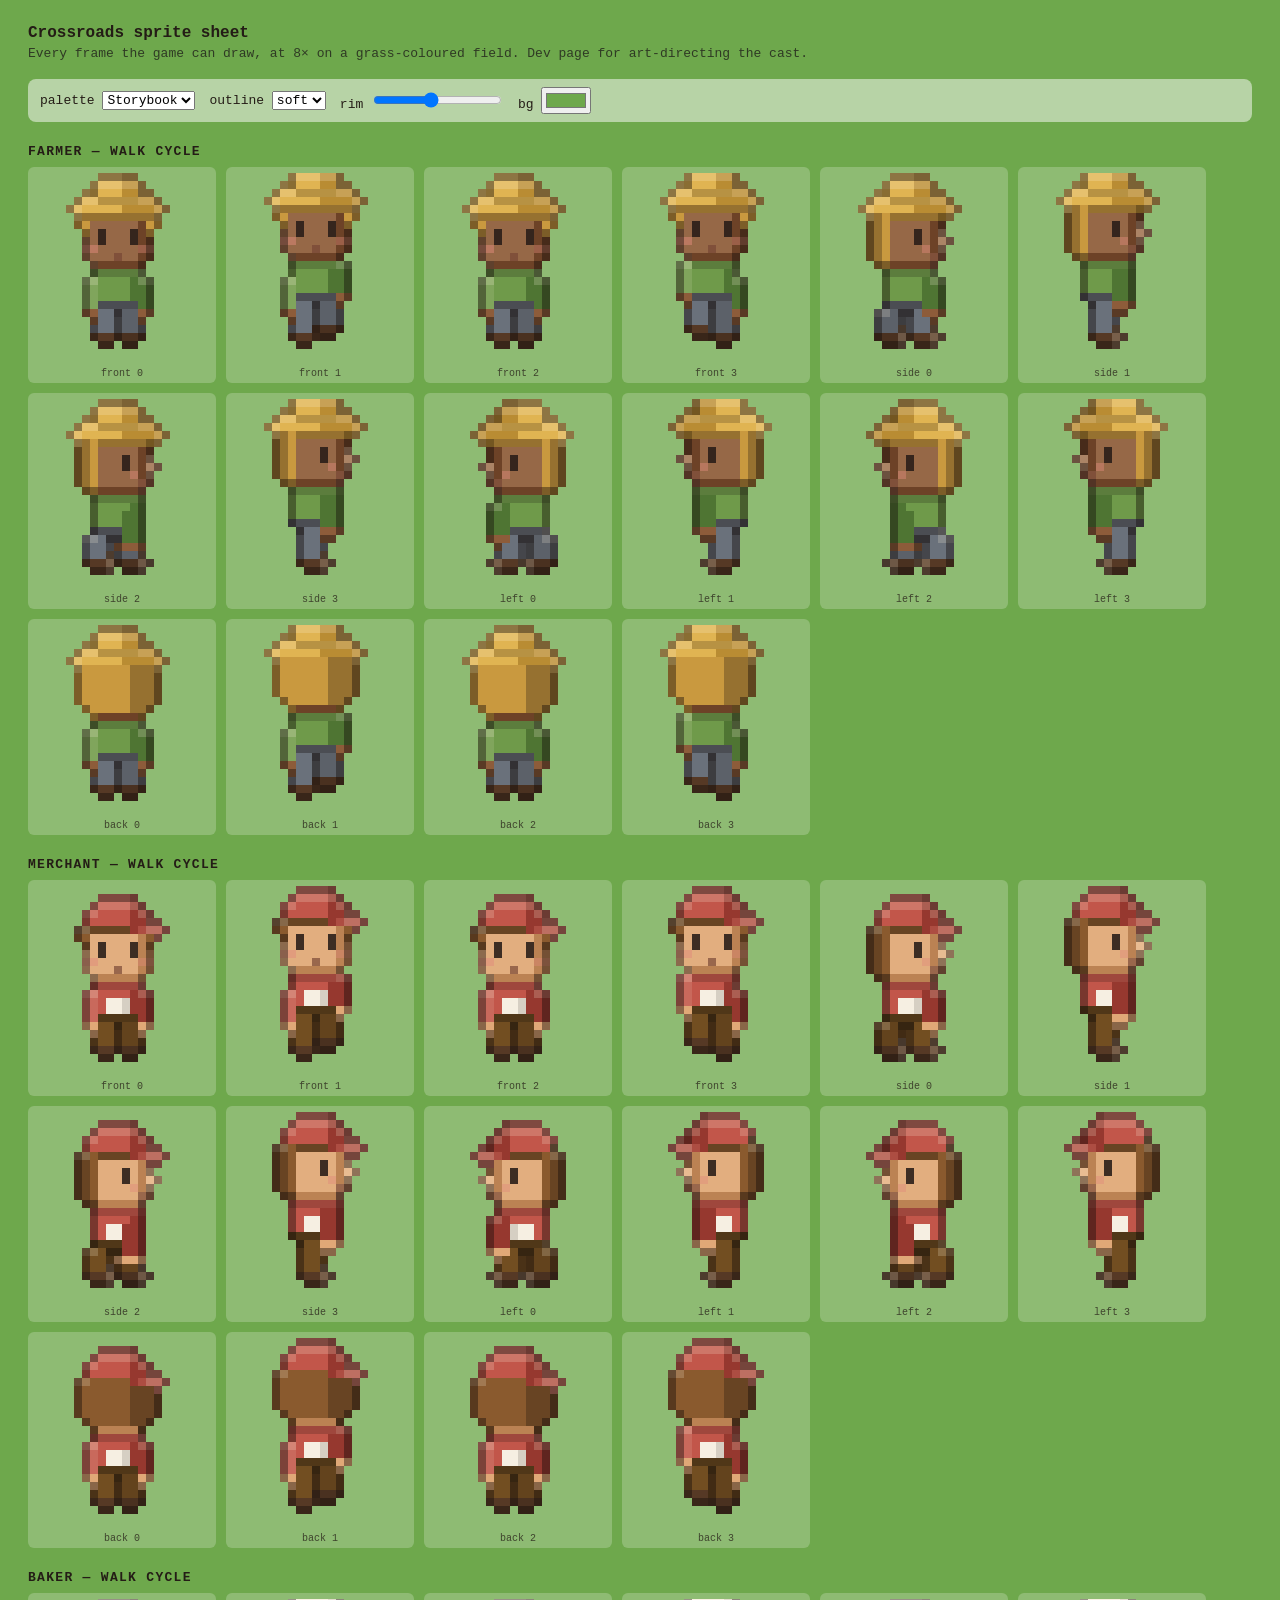
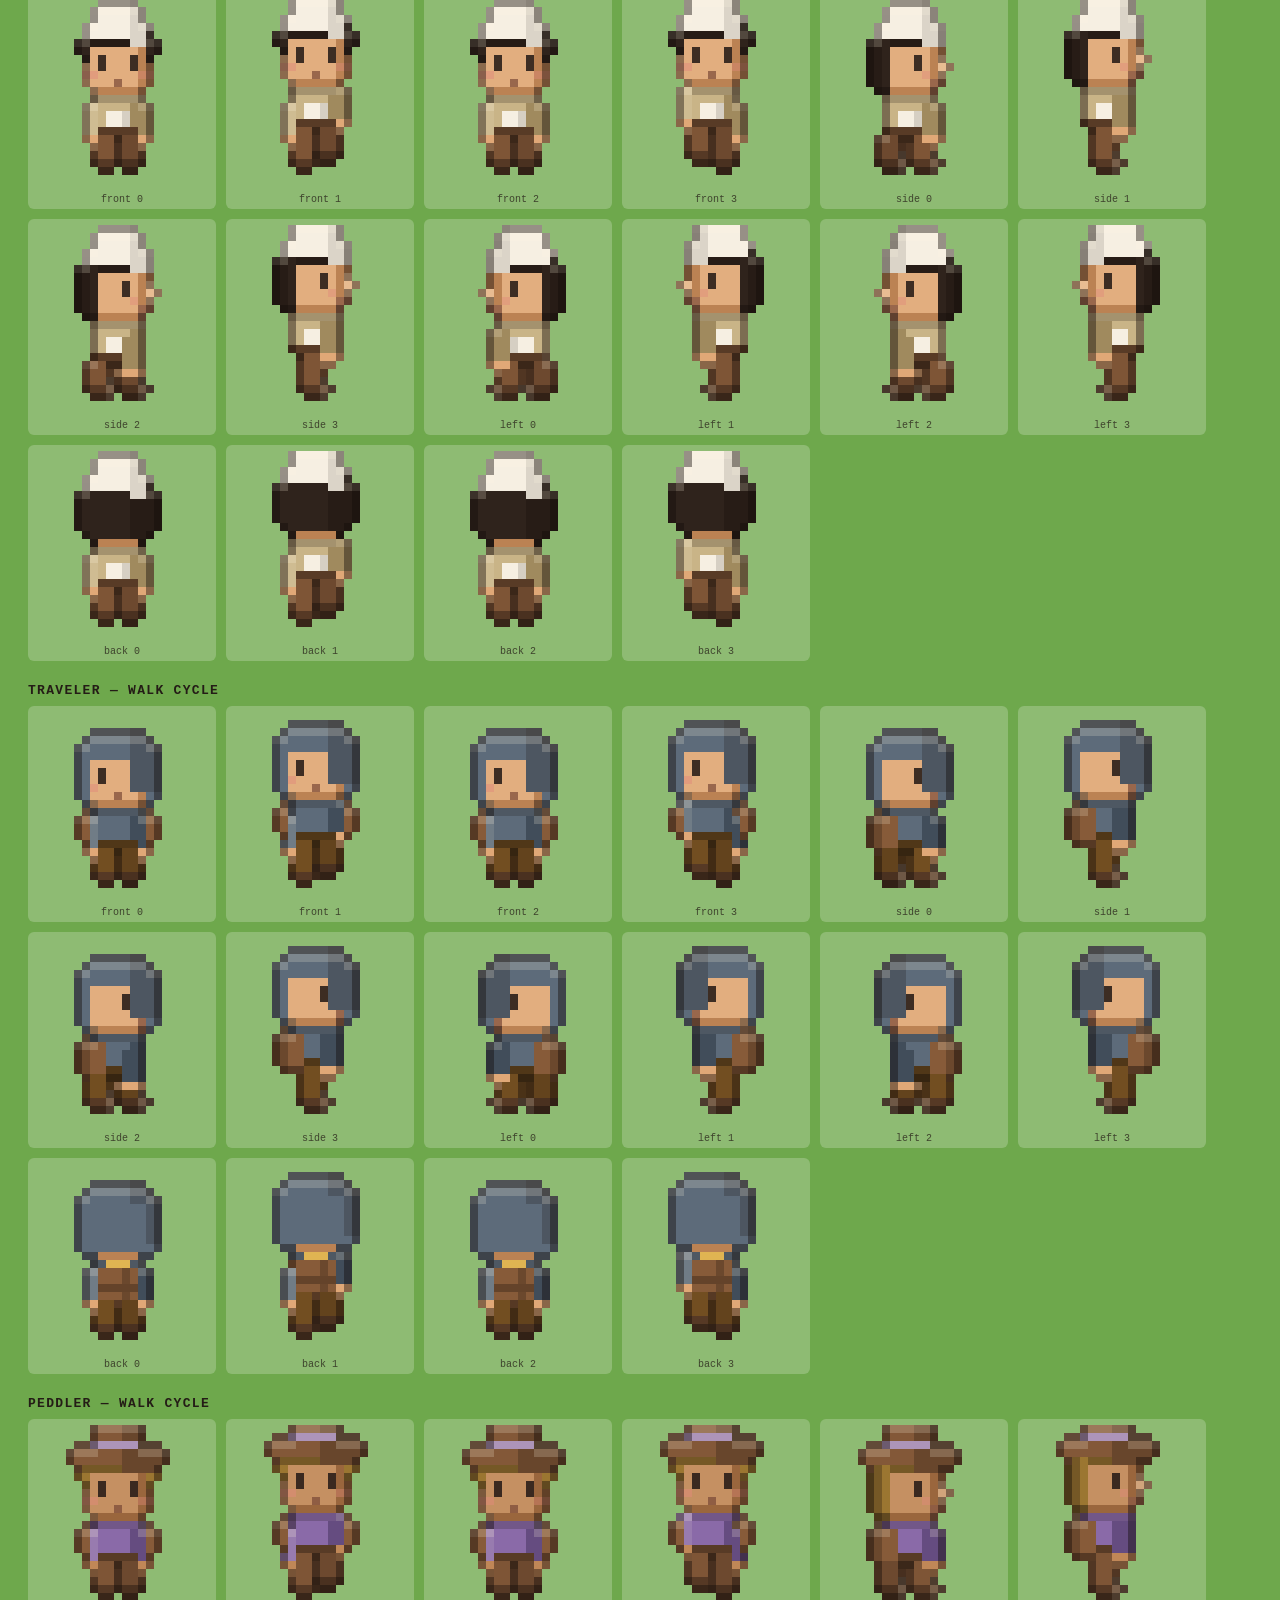
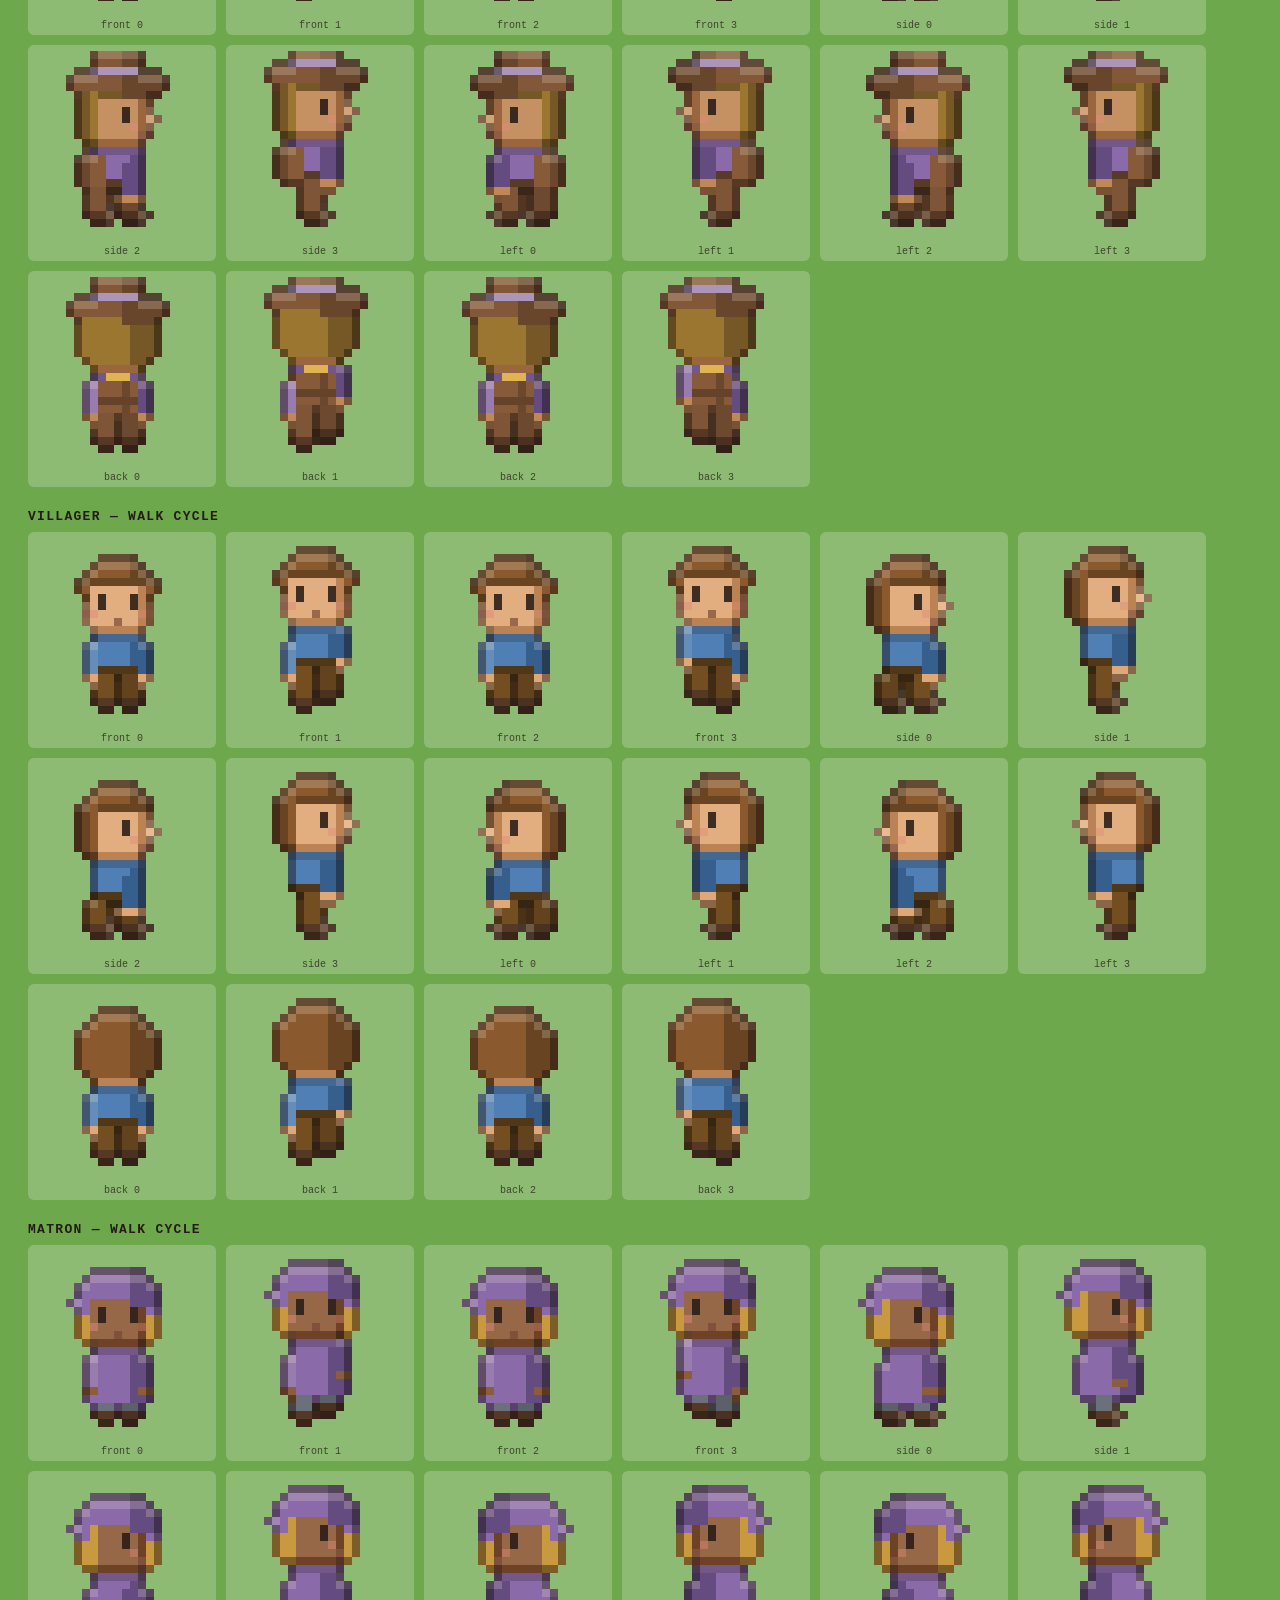
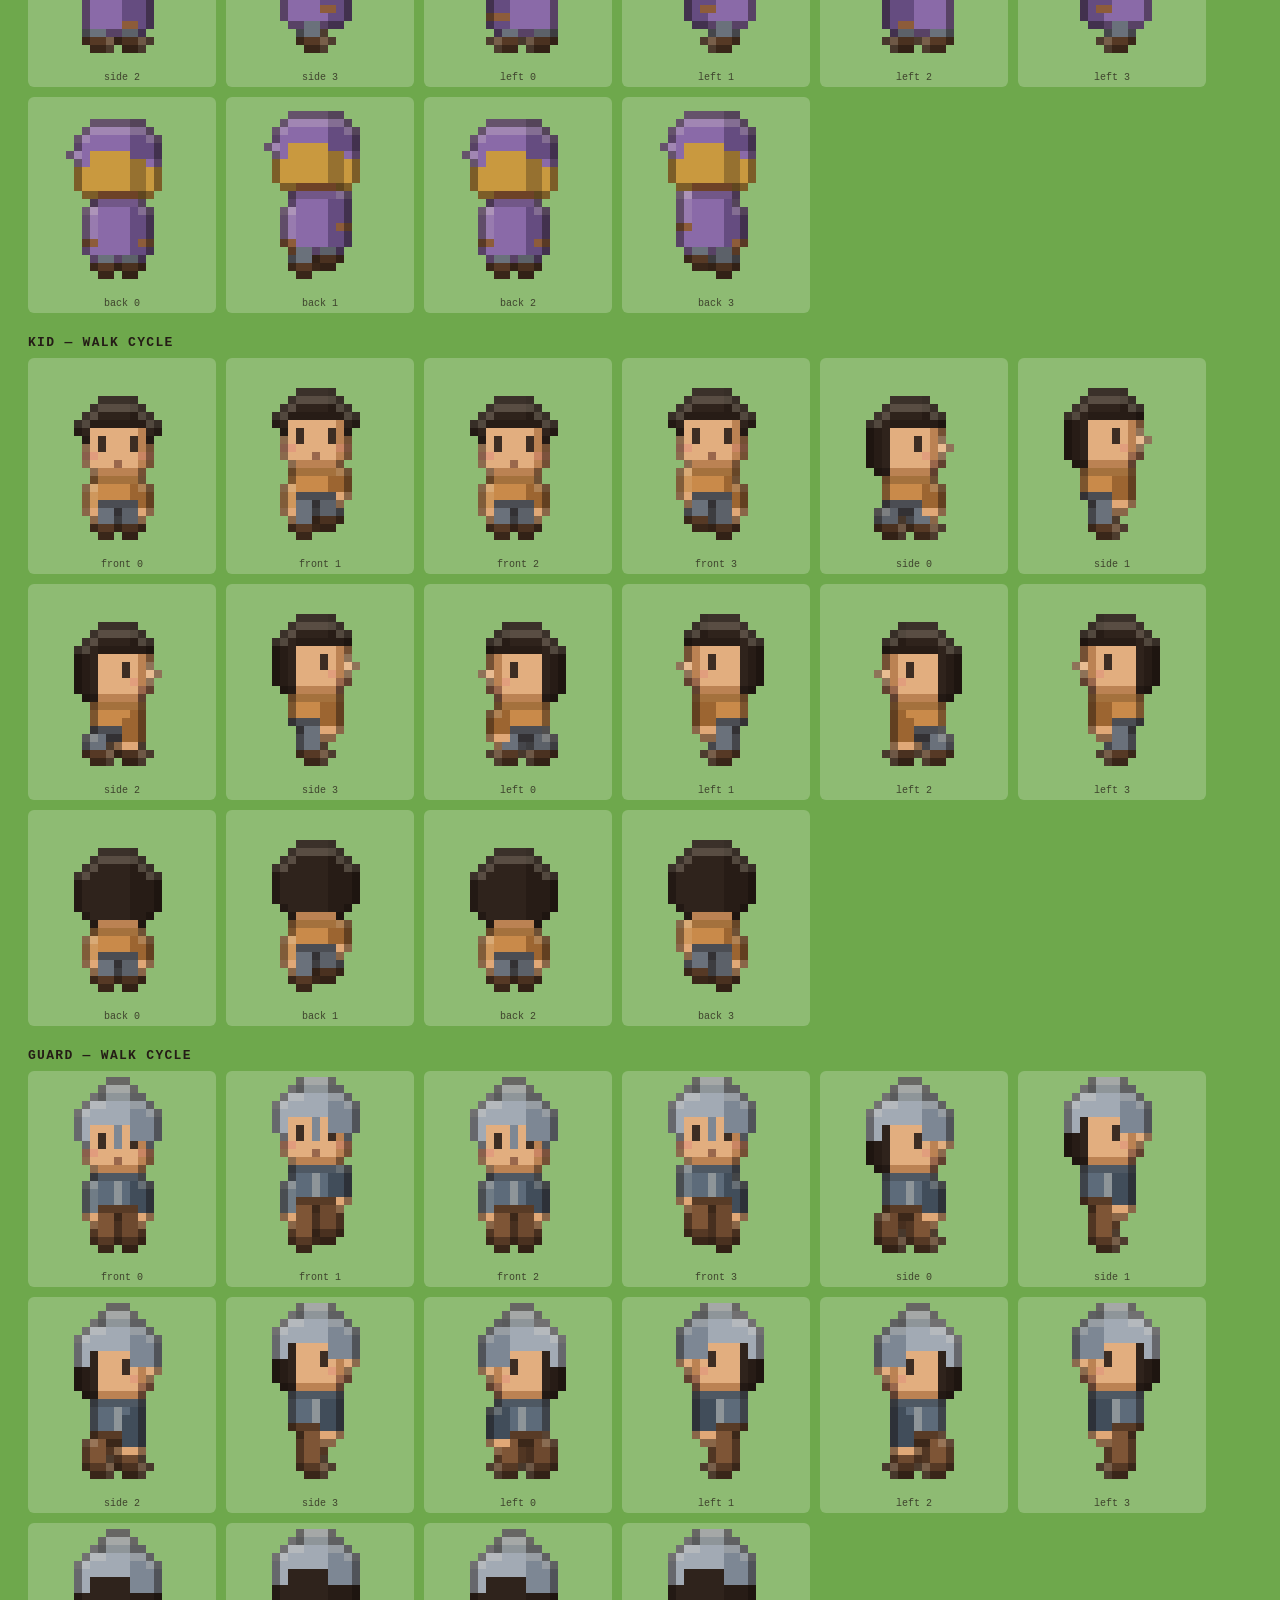
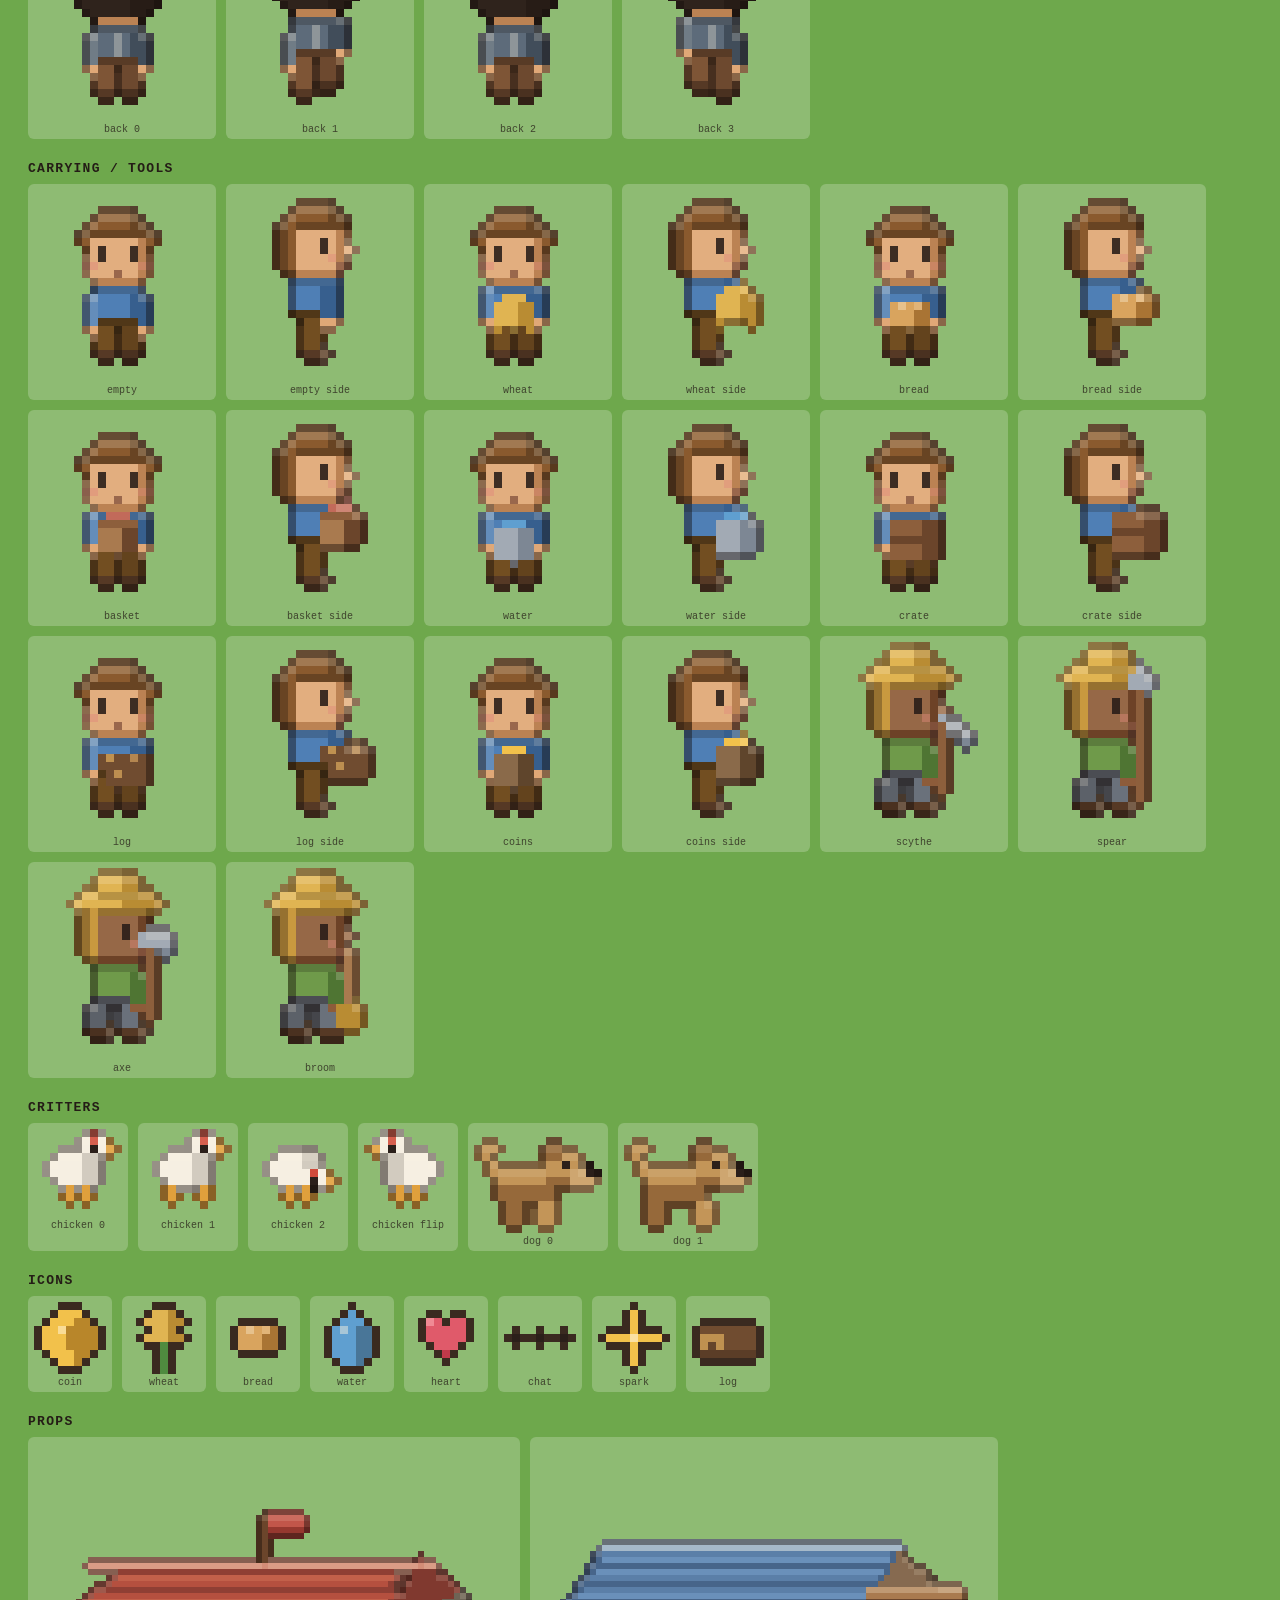
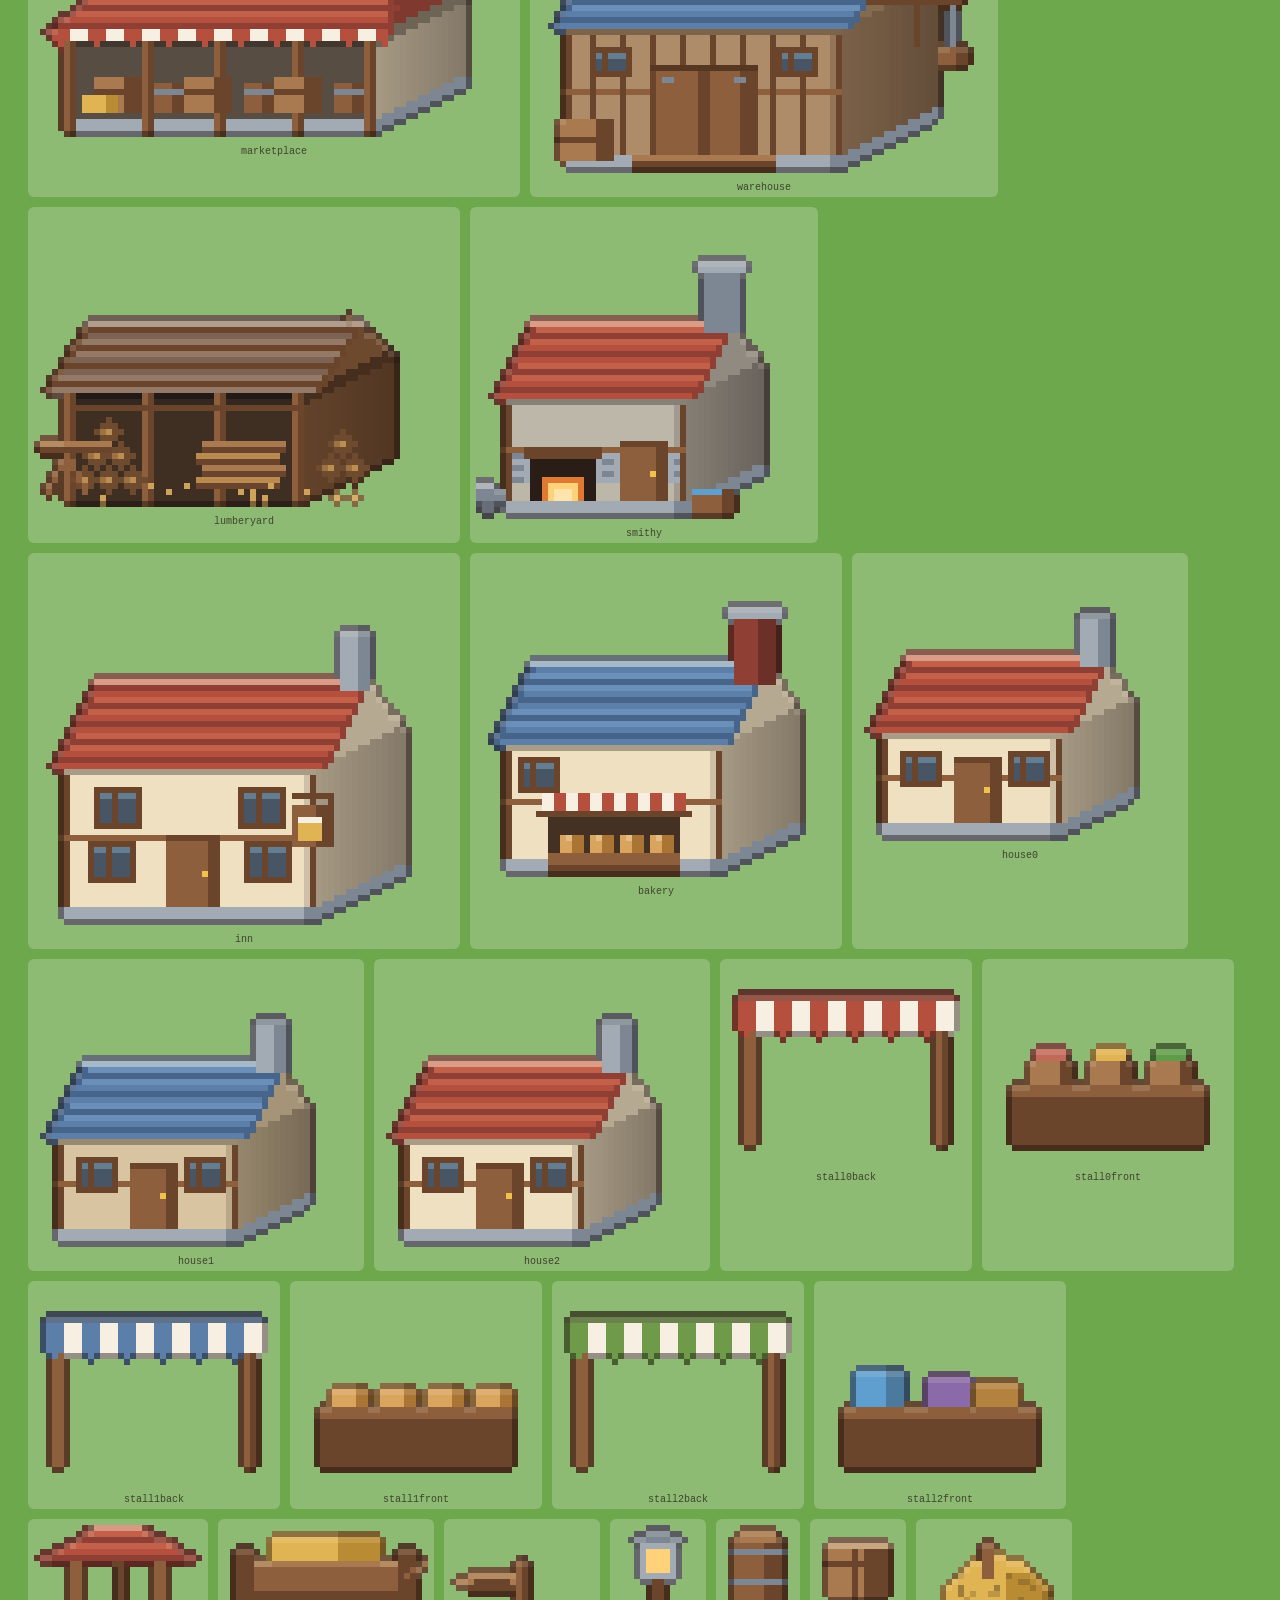
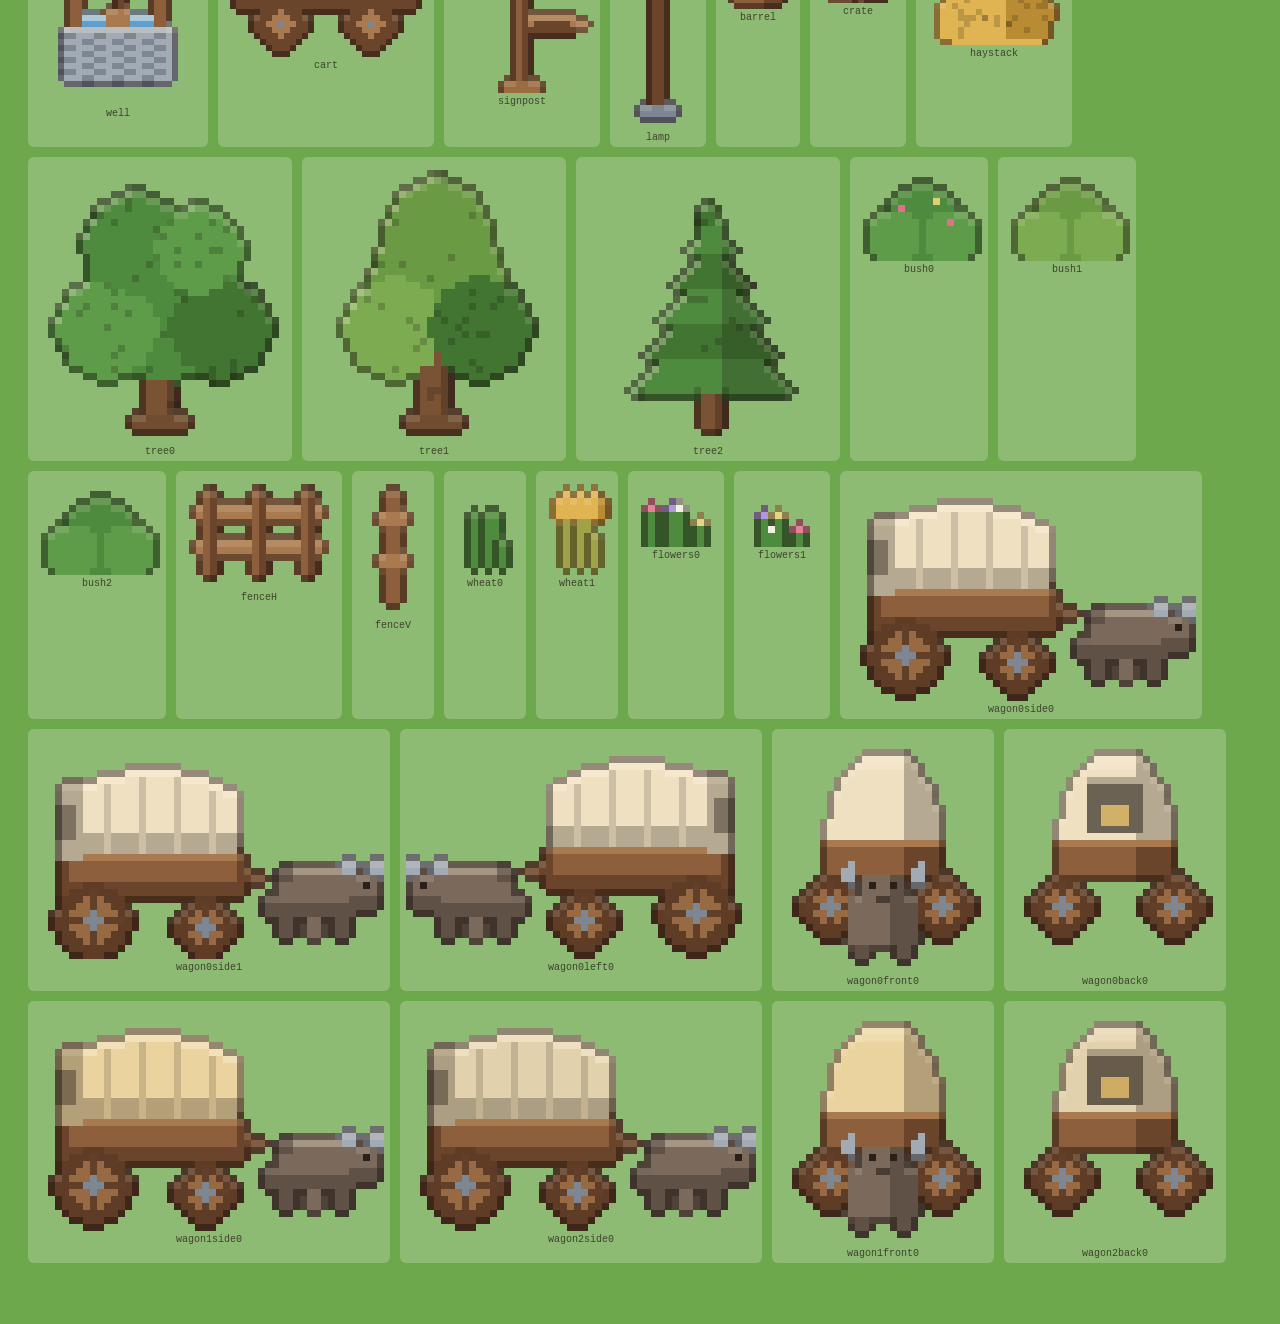
<file: demo/sprites.html>
<!doctype html>
<html lang="en">
<head>
<meta charset="utf-8" />
<title>Crossroads — sprite sheet</title>
<link rel="icon" href="data:image/svg+xml,%3Csvg xmlns=%27http://www.w3.org/2000/svg%27 viewBox=%270 0 16 16%27%3E%3Ctext y=%2713%27 font-size=%2713%27%3E%F0%9F%9B%A4%3C/text%3E%3C/svg%3E" />
<style>
  body {
    margin: 0; padding: 24px 28px 60px;
    background: #6ea84c;
    color: #241c16;
    font: 13px ui-monospace, monospace;
  }
  h1 { margin: 0 0 4px; font-size: 16px; }
  p.note { margin: 0 0 18px; color: #2f3a24; }
  .bar { display: flex; gap: 14px; align-items: center; margin-bottom: 20px; flex-wrap: wrap;
         background: rgba(255,255,255,.5); padding: 8px 12px; border-radius: 8px; }
  h2 { margin: 22px 0 8px; font-size: 13px; letter-spacing: .1em; text-transform: uppercase; }
  .grid { display: flex; flex-wrap: wrap; gap: 10px; }
  .cell { background: rgba(255,255,255,.22); border-radius: 6px; padding: 6px 6px 3px; text-align: center; }
  .cell canvas { display: block; image-rendering: pixelated; }
  .cell span { font-size: 10px; opacity: .75; }
  select, input { font: inherit; }
</style>
</head>
<body>
<h1>Crossroads sprite sheet</h1>
<p class="note">Every frame the game can draw, at 8&times; on a grass-coloured field. Dev page for art-directing the cast.</p>
<div class="bar">
  <label>palette <select id="pal"></select></label>
  <label>outline <select id="out">
    <option value="selout">soft</option><option value="hard">hard</option><option value="off">none</option>
  </select></label>
  <label>rim <input type="range" id="rim" min="0" max="45" value="20" /></label>
  <label>bg <input type="color" id="bg" value="#6ea84c" /></label>
</div>
<div id="root"></div>
<script type="module">
import { STYLE, PALETTES, pal } from '../js/palette.js';
import { villagerFrame, chickenFrame, dogFrame, iconSprite, clearSpriteCache, ROLES } from '../js/sprites.js';
import { prop, clearPropCache } from '../js/props.js';

const root = document.getElementById('root');
const VIEWS = ['front', 'side', 'left', 'back'];
const ITEMS = [null, 'wheat', 'bread', 'basket', 'water', 'crate', 'log', 'coins'];
const PROPS = ['marketplace', 'warehouse', 'lumberyard', 'smithy',
  'inn', 'bakery', 'house0', 'house1', 'house2', 'stall0back', 'stall0front',
  'stall1back', 'stall1front', 'stall2back', 'stall2front', 'well', 'cart', 'signpost', 'lamp',
  'barrel', 'crate', 'haystack', 'tree0', 'tree1', 'tree2', 'bush0', 'bush1', 'bush2', 'fenceH', 'fenceV',
  'wheat0', 'wheat1', 'flowers0', 'flowers1',
  'wagon0side0', 'wagon0side1', 'wagon0left0', 'wagon0front0', 'wagon0back0',
  'wagon1side0', 'wagon2side0', 'wagon1front0', 'wagon2back0'];
const ICONS = ['coin', 'wheat', 'bread', 'water', 'heart', 'chat', 'spark', 'log'];

function section(title) {
  const h = document.createElement('h2');
  h.textContent = title;
  const d = document.createElement('div');
  d.className = 'grid';
  root.append(h, d);
  return d;
}

function cell(parent, canvas, caption) {
  const c = document.createElement('div');
  c.className = 'cell';
  const holder = document.createElement('canvas');
  holder.width = canvas.width;
  holder.height = canvas.height;
  holder.getContext('2d').drawImage(canvas, 0, 0);
  const s = document.createElement('span');
  s.textContent = caption;
  c.append(holder, s);
  parent.append(c);
}

function build() {
  root.textContent = '';
  STYLE.scale = 8;
  clearSpriteCache();
  clearPropCache();

  for (const role of Object.keys(ROLES)) {
    const g = section(`${role} — walk cycle`);
    for (const view of VIEWS) {
      for (let f = 0; f < 4; f++) {
        const look = { ...lookFor(role) };
        cell(g, villagerFrame(look, view, f).canvas, `${view} ${f}`);
      }
    }
  }

  const carry = section('carrying / tools');
  for (const item of ITEMS) {
    const look = lookFor('villager');
    cell(carry, villagerFrame(look, 'front', 0, item).canvas, item || 'empty');
    cell(carry, villagerFrame(look, 'side', 1, item).canvas, `${item || 'empty'} side`);
  }
  for (const tool of ['scythe', 'spear', 'axe', 'broom']) {
    cell(carry, villagerFrame(lookFor('farmer'), 'side', 0, null, tool).canvas, tool);
  }

  const crit = section('critters');
  for (let f = 0; f < 3; f++) cell(crit, chickenFrame(f, false).canvas, `chicken ${f}`);
  cell(crit, chickenFrame(0, true).canvas, 'chicken flip');
  for (let f = 0; f < 2; f++) cell(crit, dogFrame(f, false).canvas, `dog ${f}`);

  const ic = section('icons');
  for (const n of ICONS) cell(ic, iconSprite(n, 8).canvas, n);

  const pr = section('props');
  for (const n of PROPS) {
    try { cell(pr, prop(n).canvas, n); } catch (e) { /* prop may not exist yet */ }
  }
}

const looks = new Map();
function lookFor(role) {
  const key = `${role}|${STYLE.palette}`;
  if (!looks.has(key)) {
    const { roleLook } = window.__sprites;
    const l = roleLook(role, role.length * 7 + 3);
    l.key = key;
    looks.set(key, l);
  }
  return looks.get(key);
}

import * as spritesMod from '../js/sprites.js';
window.__sprites = spritesMod;

const palSel = document.getElementById('pal');
for (const [k, v] of Object.entries(PALETTES)) {
  const o = document.createElement('option');
  o.value = k; o.textContent = v.name;
  palSel.append(o);
}
palSel.value = STYLE.palette;
palSel.onchange = () => { STYLE.palette = palSel.value; looks.clear(); build(); };
const out = document.getElementById('out');
out.value = STYLE.outline;
out.onchange = () => { STYLE.outline = out.value; build(); };
const rim = document.getElementById('rim');
rim.oninput = () => { STYLE.rim = +rim.value / 100; build(); };
const bg = document.getElementById('bg');
bg.oninput = () => { document.body.style.background = bg.value; };
document.body.style.background = pal().grass[0];
bg.value = pal().grass[0];

build();
</script>
</body>
</html>
</file>
<file: styles.css>
:root {
  --mine: #f2c14b;
  --rival: #b77ce0;
  --glass: rgba(24, 19, 16, 0.86);
  --ink: #f2e9d8;
  --ink-dim: #b9ae9a;
  --panel: #221c19;
  --panel-2: #2c2521;
  --line: #3d342e;
  --accent: #e8b552;
  color-scheme: dark;
}

* { box-sizing: border-box; }

html, body {
  margin: 0;
  height: 100%;
  background: #171310;
  color: var(--ink);
  font: 14px/1.45 ui-sans-serif, system-ui, -apple-system, "Segoe UI", sans-serif;
  overflow: hidden;
}

#app {
  display: flex;
  height: 100%;
}

#stage {
  position: relative;
  flex: 1 1 auto;
  min-width: 0;
  background: #0f0c0a;
}

#view {
  display: block;
  width: 100%;
  height: 100%;
  cursor: grab;
  image-rendering: pixelated;
  touch-action: none;
}

#view:active { cursor: grabbing; }

#panel {
  flex: 0 0 288px;
  overflow-y: auto;
  padding: 18px 16px 40px;
  background: var(--panel);
  border-left: 1px solid var(--line);
}

#panel header h1 {
  margin: 0;
  font-size: 20px;
  letter-spacing: 0.02em;
}

.sub {
  margin: 6px 0 0;
  color: var(--ink-dim);
  font-size: 12.5px;
}

section {
  margin-top: 22px;
  padding-top: 14px;
  border-top: 1px solid var(--line);
}

section h2 {
  margin: 0 0 10px;
  font-size: 11px;
  text-transform: uppercase;
  letter-spacing: 0.14em;
  color: var(--accent);
}

.row {
  display: grid;
  grid-template-columns: 78px 1fr auto;
  align-items: center;
  gap: 8px;
  margin-bottom: 9px;
  font-size: 12.5px;
  color: var(--ink-dim);
}

.row output {
  min-width: 34px;
  text-align: right;
  color: var(--ink);
  font-variant-numeric: tabular-nums;
}

select, input[type="range"] {
  width: 100%;
  min-width: 0;
}

select {
  padding: 4px 6px;
  border: 1px solid var(--line);
  border-radius: 6px;
  background: var(--panel-2);
  color: var(--ink);
  font: inherit;
  font-size: 12.5px;
}

input[type="range"] { accent-color: var(--accent); }

.check {
  display: flex;
  align-items: center;
  gap: 8px;
  margin-bottom: 8px;
  font-size: 12.5px;
  color: var(--ink-dim);
}

.check input { accent-color: var(--accent); }

.buttons {
  display: flex;
  flex-wrap: wrap;
  gap: 6px;
  margin-top: 12px;
}

button {
  flex: 1 1 auto;
  padding: 7px 10px;
  border: 1px solid var(--line);
  border-radius: 6px;
  background: var(--panel-2);
  color: var(--ink);
  font: inherit;
  font-size: 12.5px;
  cursor: pointer;
}

button:hover { border-color: var(--accent); color: #fff; }
button:active { transform: translateY(1px); }

.stats {
  display: grid;
  grid-template-columns: 1fr auto;
  gap: 4px 10px;
  margin: 0;
  font-size: 12.5px;
}

.stats dt { color: var(--ink-dim); }

.stats dd {
  margin: 0;
  text-align: right;
  font-variant-numeric: tabular-nums;
  color: var(--accent);
}

.cardline { margin: 0 0 4px; font-size: 13px; }
.cardline em { color: var(--ink-dim); font-style: normal; }

.legend {
  margin: 0;
  padding-left: 16px;
  font-size: 12.5px;
  color: var(--ink-dim);
}

.legend li { margin-bottom: 6px; }
.legend b { color: var(--ink); font-weight: 600; }

.tiny {
  margin: 10px 0 0;
  font-size: 11.5px;
  color: #8d8375;
}

.tiny a, .sub a { color: var(--accent); }

.legend .quiet { color: #8d8375; list-style: none; margin-left: -10px; }

#toast {
  position: absolute;
  left: 50%;
  top: 66px;
  transform: translateX(-50%);
  padding: 7px 14px;
  border: 1px solid var(--line);
  border-radius: 8px;
  background: rgba(28, 22, 18, 0.92);
  color: var(--ink);
  font-size: 12.5px;
  pointer-events: none;
  white-space: nowrap;
}

@media (max-width: 820px) {
  #app { flex-direction: column; }
  #panel { flex: 0 0 auto; max-height: 44%; border-left: 0; border-top: 1px solid var(--line); }
}

/* ------------------------------------------------------------------ game HUD
 * Everything that floats over the map. The old sidebar is still there as the
 * Chronicle drawer; this is what the game is played from. */

#panel[hidden] { display: none; }

#topbar {
  position: absolute;
  top: 10px;
  left: 10px;
  right: 10px;
  display: flex;
  flex-wrap: wrap;
  align-items: center;
  gap: 8px 12px;
  padding: 7px 10px;
  border: 1px solid var(--line);
  border-radius: 10px;
  background: var(--glass);
  font-size: 13px;
  pointer-events: auto;
}

#topbar button { flex: 0 0 auto; padding: 5px 10px; }

.creed { display: flex; align-items: center; gap: 7px; }
.creed b { color: var(--mine); font-weight: 650; }
.swatch { width: 10px; height: 10px; border-radius: 2px; display: inline-block; }
.swatch.mine { background: var(--mine); }

.purse b { font-size: 16px; color: var(--mine); font-variant-numeric: tabular-nums; }
.purse span { color: var(--mine); }

.shares { display: flex; align-items: center; gap: 8px; flex: 1 1 140px; min-width: 120px; }
.shares span { color: var(--ink-dim); font-size: 12px; font-variant-numeric: tabular-nums; white-space: nowrap; }

.bar {
  position: relative;
  flex: 1 1 auto;
  height: 8px;
  min-width: 60px;
  border-radius: 4px;
  background: rgba(214, 204, 186, 0.22);
  overflow: hidden;
}
.bar i { position: absolute; top: 0; bottom: 0; width: 0; }
.bar i:first-child { left: 0; background: var(--mine); }
.bar i:last-child { right: 0; background: var(--rival); }
.bar.wide { height: 10px; margin: 8px 0; }

.speedctl { display: flex; gap: 2px; }
.speedctl button { padding: 5px 8px; border-radius: 4px; }
.speedctl button.on { border-color: var(--accent); color: #fff; background: #4a3b2a; }

button.primary { border-color: #6a5430; background: #3d3122; }
button:disabled { opacity: 0.45; cursor: default; }
button:disabled:hover { border-color: var(--line); color: var(--ink); }
#perkBadge { color: var(--mine); font-size: 10px; vertical-align: 2px; }

#nextOmen {
  position: absolute;
  right: 10px;
  bottom: 64px;
  padding: 8px 14px;
  border-radius: 999px;
  background: var(--glass);
  font-size: 13px;
}
#nextOmen b { color: var(--mine); }
#nextOmen.live { border-color: var(--mine); }

#townbar {
  position: absolute;
  left: 10px;
  right: 10px;
  bottom: 10px;
  display: flex;
  gap: 6px;
  overflow-x: auto;
  padding-bottom: 2px;
  scrollbar-width: thin;
}

.chip {
  flex: 0 0 auto;
  min-width: 92px;
  padding: 5px 9px 6px;
  border: 1px solid var(--line);
  border-radius: 8px;
  background: var(--glass);
  color: var(--ink);
  font-size: 12px;
  text-align: left;
  cursor: pointer;
}
.chip .bar { height: 4px; margin-top: 4px; min-width: 0; }
.chip small { color: var(--ink-dim); margin-left: 4px; }
.chip.mine { border-color: #7a6230; }
.chip.rival { border-color: #5f3b84; }
.chip.sel { border-color: var(--ink); }

.card {
  position: absolute;
  padding: 14px 16px;
  border: 1px solid var(--line);
  border-radius: 10px;
  background: var(--glass);
  box-shadow: 0 8px 28px rgba(0, 0, 0, 0.35);
}
.card h2 { margin: 0 0 8px; font-size: 18px; color: var(--ink); letter-spacing: 0; text-transform: none; }
.card h3 { margin: 0; font-size: 15px; }
.card p { margin: 6px 0; font-size: 13px; color: var(--ink-dim); }
.card .close {
  position: absolute; top: 6px; right: 6px; flex: none;
  padding: 0 7px; border: 0; background: none; font-size: 18px; color: var(--ink-dim);
}

#towncard { left: 10px; bottom: 64px; width: 270px; }

#overlay.center {
  left: 50%;
  top: 76px;
  transform: translateX(-50%);
  width: min(440px, calc(100% - 32px));
  text-align: center;
}
#overlay .buttons { justify-content: center; }
#overlay .buttons button { flex: 0 0 auto; padding: 8px 18px; }

.progress { height: 6px; margin: 10px 0 2px; border-radius: 3px; background: rgba(214,204,186,0.2); overflow: hidden; }
.progress i { display: block; height: 100%; width: 0; background: var(--mine); transition: width 0.4s; }

.modal {
  left: 50%;
  top: 50%;
  transform: translate(-50%, -50%);
  width: min(760px, calc(100% - 32px));
  max-height: calc(100% - 120px);
  overflow-y: auto;
}

#perkTree { display: grid; grid-template-columns: repeat(3, 1fr); gap: 10px; margin-top: 10px; }
.branch h4 { margin: 0 0 6px; font-size: 11px; text-transform: uppercase; letter-spacing: 0.14em; color: var(--accent); }
.perk {
  display: block; width: 100%; margin-bottom: 6px; padding: 8px 10px;
  text-align: left; line-height: 1.35;
}
.perk b { display: block; font-size: 13px; }
.perk em { float: right; font-style: normal; color: var(--mine); }
.perk span { display: block; font-size: 11.5px; color: var(--ink-dim); }
.perk.owned { border-color: #7a6230; background: #3a2f1e; }
.perk.owned em { color: var(--ink-dim); }
.perk.locked { opacity: 0.5; }

@media (max-width: 820px) {
  #perkTree { grid-template-columns: 1fr; }
  #towncard { right: 10px; width: auto; }
  .shares { order: 10; flex-basis: 100%; }
}
</file>
<file: 2026-10-18-exploration/styles.css>
:root {
  --mine: #f2c14b;
  --rival: #b77ce0;
  --glass: rgba(24, 19, 16, 0.86);
  --ink: #f2e9d8;
  --ink-dim: #b9ae9a;
  --panel: #221c19;
  --panel-2: #2c2521;
  --line: #3d342e;
  --accent: #e8b552;
  color-scheme: dark;
}

* { box-sizing: border-box; }

html, body {
  margin: 0;
  height: 100%;
  background: #171310;
  color: var(--ink);
  font: 14px/1.45 ui-sans-serif, system-ui, -apple-system, "Segoe UI", sans-serif;
  overflow: hidden;
}

#app {
  display: flex;
  height: 100%;
}

#stage {
  position: relative;
  flex: 1 1 auto;
  min-width: 0;
  background: #0f0c0a;
}

#view {
  display: block;
  width: 100%;
  height: 100%;
  cursor: grab;
  image-rendering: pixelated;
  touch-action: none;
}

#view:active { cursor: grabbing; }

#panel {
  flex: 0 0 288px;
  overflow-y: auto;
  padding: 18px 16px 40px;
  background: var(--panel);
  border-left: 1px solid var(--line);
}

#panel header h1 {
  margin: 0;
  font-size: 20px;
  letter-spacing: 0.02em;
}

.sub {
  margin: 6px 0 0;
  color: var(--ink-dim);
  font-size: 12.5px;
}

section {
  margin-top: 22px;
  padding-top: 14px;
  border-top: 1px solid var(--line);
}

section h2 {
  margin: 0 0 10px;
  font-size: 11px;
  text-transform: uppercase;
  letter-spacing: 0.14em;
  color: var(--accent);
}

.row {
  display: grid;
  grid-template-columns: 78px 1fr auto;
  align-items: center;
  gap: 8px;
  margin-bottom: 9px;
  font-size: 12.5px;
  color: var(--ink-dim);
}

.row output {
  min-width: 34px;
  text-align: right;
  color: var(--ink);
  font-variant-numeric: tabular-nums;
}

select, input[type="range"] {
  width: 100%;
  min-width: 0;
}

select {
  padding: 4px 6px;
  border: 1px solid var(--line);
  border-radius: 6px;
  background: var(--panel-2);
  color: var(--ink);
  font: inherit;
  font-size: 12.5px;
}

input[type="range"] { accent-color: var(--accent); }

.check {
  display: flex;
  align-items: center;
  gap: 8px;
  margin-bottom: 8px;
  font-size: 12.5px;
  color: var(--ink-dim);
}

.check input { accent-color: var(--accent); }

.buttons {
  display: flex;
  flex-wrap: wrap;
  gap: 6px;
  margin-top: 12px;
}

button {
  flex: 1 1 auto;
  padding: 7px 10px;
  border: 1px solid var(--line);
  border-radius: 6px;
  background: var(--panel-2);
  color: var(--ink);
  font: inherit;
  font-size: 12.5px;
  cursor: pointer;
}

button:hover { border-color: var(--accent); color: #fff; }
button:active { transform: translateY(1px); }

.stats {
  display: grid;
  grid-template-columns: 1fr auto;
  gap: 4px 10px;
  margin: 0;
  font-size: 12.5px;
}

.stats dt { color: var(--ink-dim); }

.stats dd {
  margin: 0;
  text-align: right;
  font-variant-numeric: tabular-nums;
  color: var(--accent);
}

.cardline { margin: 0 0 4px; font-size: 13px; }
.cardline em { color: var(--ink-dim); font-style: normal; }

.legend {
  margin: 0;
  padding-left: 16px;
  font-size: 12.5px;
  color: var(--ink-dim);
}

.legend li { margin-bottom: 6px; }
.legend b { color: var(--ink); font-weight: 600; }

.tiny {
  margin: 10px 0 0;
  font-size: 11.5px;
  color: #8d8375;
}

.tiny a, .sub a { color: var(--accent); }

.legend .quiet { color: #8d8375; list-style: none; margin-left: -10px; }

#toast {
  position: absolute;
  left: 50%;
  top: 66px;
  transform: translateX(-50%);
  padding: 7px 14px;
  border: 1px solid var(--line);
  border-radius: 8px;
  background: rgba(28, 22, 18, 0.92);
  color: var(--ink);
  font-size: 12.5px;
  pointer-events: none;
  white-space: nowrap;
}

@media (max-width: 820px) {
  #app { flex-direction: column; }
  #panel { flex: 0 0 auto; max-height: 44%; border-left: 0; border-top: 1px solid var(--line); }
}

/* ------------------------------------------------------------------ game HUD
 * Everything that floats over the map. The old sidebar is still there as the
 * Chronicle drawer; this is what the game is played from. */

#panel[hidden] { display: none; }

#topbar {
  position: absolute;
  top: 10px;
  left: 10px;
  right: 10px;
  display: flex;
  flex-wrap: wrap;
  align-items: center;
  gap: 8px 12px;
  padding: 7px 10px;
  border: 1px solid var(--line);
  border-radius: 10px;
  background: var(--glass);
  font-size: 13px;
  pointer-events: auto;
}

#topbar button { flex: 0 0 auto; padding: 5px 10px; }

.creed { display: flex; align-items: center; gap: 7px; }
.creed b { color: var(--mine); font-weight: 650; }
.swatch { width: 10px; height: 10px; border-radius: 2px; display: inline-block; }
.swatch.mine { background: var(--mine); }

.purse b { font-size: 16px; color: var(--mine); font-variant-numeric: tabular-nums; }
.purse span { color: var(--mine); }

.shares { display: flex; align-items: center; gap: 8px; flex: 1 1 140px; min-width: 120px; }
.shares span { color: var(--ink-dim); font-size: 12px; font-variant-numeric: tabular-nums; white-space: nowrap; }

.bar {
  position: relative;
  flex: 1 1 auto;
  height: 8px;
  min-width: 60px;
  border-radius: 4px;
  background: rgba(214, 204, 186, 0.22);
  overflow: hidden;
}
.bar i { position: absolute; top: 0; bottom: 0; width: 0; }
.bar.wide { height: 10px; margin: 8px 0; }

.speedctl { display: flex; gap: 2px; }
.speedctl button { padding: 5px 8px; border-radius: 4px; }
.speedctl button.on { border-color: var(--accent); color: #fff; background: #4a3b2a; }

button.primary { border-color: #6a5430; background: #3d3122; }
button:disabled { opacity: 0.45; cursor: default; }
button:disabled:hover { border-color: var(--line); color: var(--ink); }
#perkBadge { color: var(--mine); font-size: 10px; vertical-align: 2px; }

#nextOmen {
  position: absolute;
  right: 10px;
  bottom: 64px;
  padding: 8px 14px;
  border-radius: 999px;
  background: var(--glass);
  font-size: 13px;
}
#nextOmen b { color: var(--mine); }
#nextOmen.live { border-color: var(--mine); }

#townbar {
  position: absolute;
  left: 10px;
  right: 10px;
  bottom: 10px;
  display: flex;
  gap: 6px;
  overflow-x: auto;
  padding-bottom: 2px;
  scrollbar-width: thin;
}

.chip {
  flex: 0 0 auto;
  min-width: 92px;
  padding: 5px 9px 6px;
  border: 1px solid var(--line);
  border-radius: 8px;
  background: var(--glass);
  color: var(--ink);
  font-size: 12px;
  text-align: left;
  cursor: pointer;
}
.chip .bar { height: 4px; margin-top: 4px; min-width: 0; }
.chip small { color: var(--ink-dim); margin-left: 4px; }
.chip.mine { border-color: #7a6230; }
.chip.rival { border-color: #5f3b84; }
.chip.sel { border-color: var(--ink); }

.card {
  position: absolute;
  padding: 14px 16px;
  border: 1px solid var(--line);
  border-radius: 10px;
  background: var(--glass);
  box-shadow: 0 8px 28px rgba(0, 0, 0, 0.35);
}
.card h2 { margin: 0 0 8px; font-size: 18px; color: var(--ink); letter-spacing: 0; text-transform: none; }
.card h3 { margin: 0; font-size: 15px; }
.card p { margin: 6px 0; font-size: 13px; color: var(--ink-dim); }
.card .close {
  position: absolute; top: 6px; right: 6px; flex: none;
  padding: 0 7px; border: 0; background: none; font-size: 18px; color: var(--ink-dim);
}

#towncard { left: 10px; bottom: 64px; width: 270px; }

#overlay.center {
  left: 50%;
  top: 76px;
  transform: translateX(-50%);
  width: min(440px, calc(100% - 32px));
  text-align: center;
}
#overlay .buttons { justify-content: center; }
#overlay .buttons button { flex: 0 0 auto; padding: 8px 18px; }

.progress { height: 6px; margin: 10px 0 2px; border-radius: 3px; background: rgba(214,204,186,0.2); overflow: hidden; }
.progress i { display: block; height: 100%; width: 0; background: var(--mine); transition: width 0.4s; }

.modal {
  left: 50%;
  top: 50%;
  transform: translate(-50%, -50%);
  width: min(760px, calc(100% - 32px));
  max-height: calc(100% - 120px);
  overflow-y: auto;
}

#perkTree { display: grid; grid-template-columns: repeat(3, 1fr); gap: 10px; margin-top: 10px; }
.branch h4 { margin: 0 0 6px; font-size: 11px; text-transform: uppercase; letter-spacing: 0.14em; color: var(--accent); }
.perk {
  display: block; width: 100%; margin-bottom: 6px; padding: 8px 10px;
  text-align: left; line-height: 1.35;
}
.perk b { display: block; font-size: 13px; }
.perk em { float: right; font-style: normal; color: var(--mine); }
.perk span { display: block; font-size: 11.5px; color: var(--ink-dim); }
.perk.owned { border-color: #7a6230; background: #3a2f1e; }
.perk.owned em { color: var(--ink-dim); }
.perk.locked { opacity: 0.5; }

@media (max-width: 820px) {
  #perkTree { grid-template-columns: 1fr; }
  #towncard { right: 10px; width: auto; }
  .shares { order: 10; flex-basis: 100%; }
}

/* ---------------------------------------------------- exploration prototype */

#aspectName { color: var(--ink-dim); font-size: 12px; margin-left: 2px; }
.insight { display: flex; align-items: center; gap: 4px; }
#insightPips { color: var(--mine); letter-spacing: 1px; font-size: 13px; }
#insightPips .off { color: #5a5146; }
#insightEta { color: var(--ink-dim); font-size: 11px; font-variant-numeric: tabular-nums; min-width: 26px; }

#feed[hidden] { display: none; }
#feed {
  position: absolute; left: 10px; top: 64px; margin: 0; padding: 0; list-style: none;
  width: min(300px, calc(100% - 20px)); pointer-events: none; z-index: 3;
}
#feed li {
  pointer-events: auto; cursor: pointer;
  display: flex; gap: 8px; align-items: baseline;
  background: rgba(24, 20, 16, 0.82); border: 1px solid var(--line); border-left: 3px solid var(--accent);
  border-radius: 4px; padding: 5px 9px; margin-bottom: 4px; font-size: 12px; color: var(--ink);
  transition: opacity 1.2s;
}
#feed li small { color: var(--ink-dim); font-variant-numeric: tabular-nums; margin-left: auto; white-space: nowrap; }
#feed li.old { opacity: 0.45; }

#perkTree.hand { grid-template-columns: repeat(3, 1fr); }
.perk.aspect { border-color: #4f7a6d; }
.perk .excl { display: block; color: #d9a35a; font-size: 11px; margin-top: 4px; }
#ownedPerks { margin-top: 10px; }
h2.chron { margin-top: 16px; }
#marks { list-style: none; margin: 6px 0 0; padding: 0; columns: 2; column-gap: 18px; font-size: 12px; }
#marks li { break-inside: avoid; margin-bottom: 4px; color: #6f665b; }
#marks li.done { color: var(--ink); }
#marks li.done::before { content: '✓ '; color: var(--mine); }
#marks li:not(.done)::before { content: '· '; }

#ovButtons .aspect { display: block; text-align: left; max-width: 220px; white-space: normal; }
#ovButtons .aspect b { display: block; color: var(--mine); margin-bottom: 3px; }
#ovButtons .aspect span { font-size: 12px; color: var(--ink-dim); }
@media (max-width: 640px) {
  #perkTree.hand { grid-template-columns: 1fr; }
  #marks { columns: 1; }
  #feed li:nth-child(n+4) { display: none; }
}
</file>
